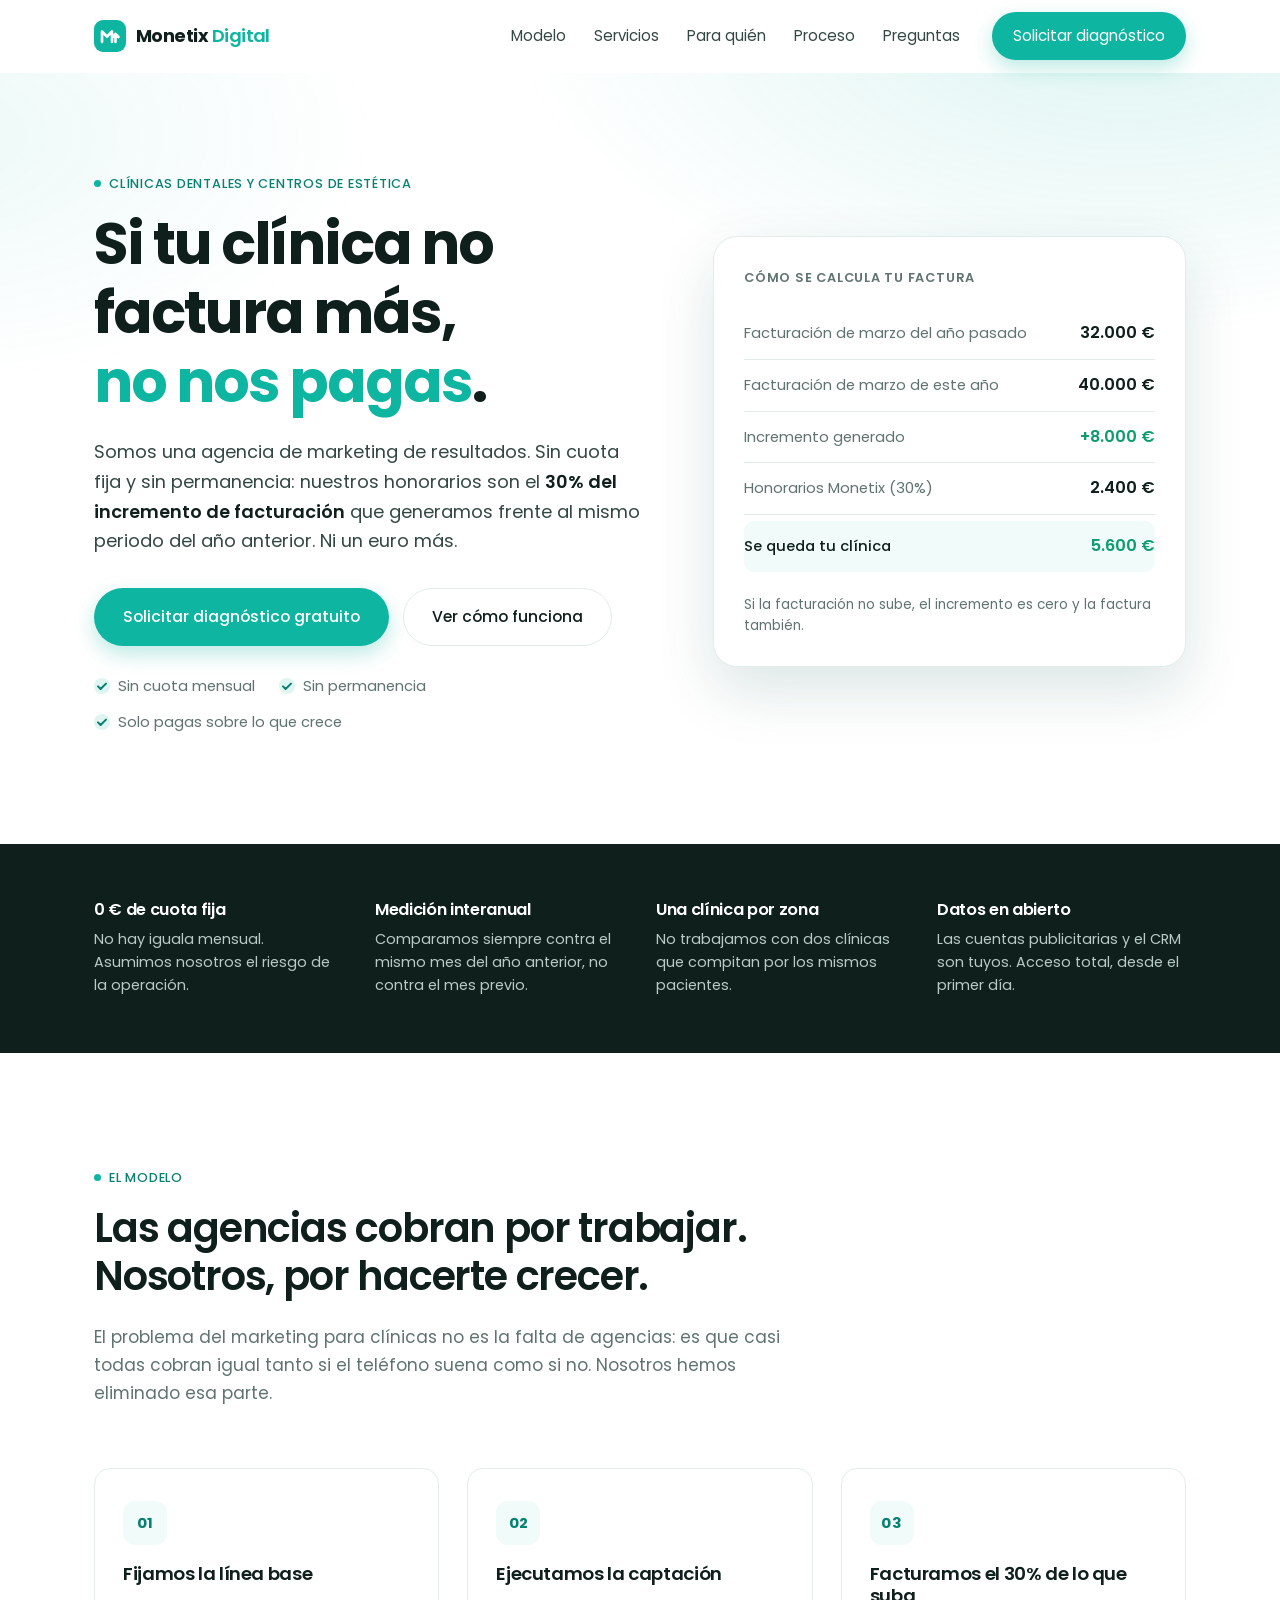
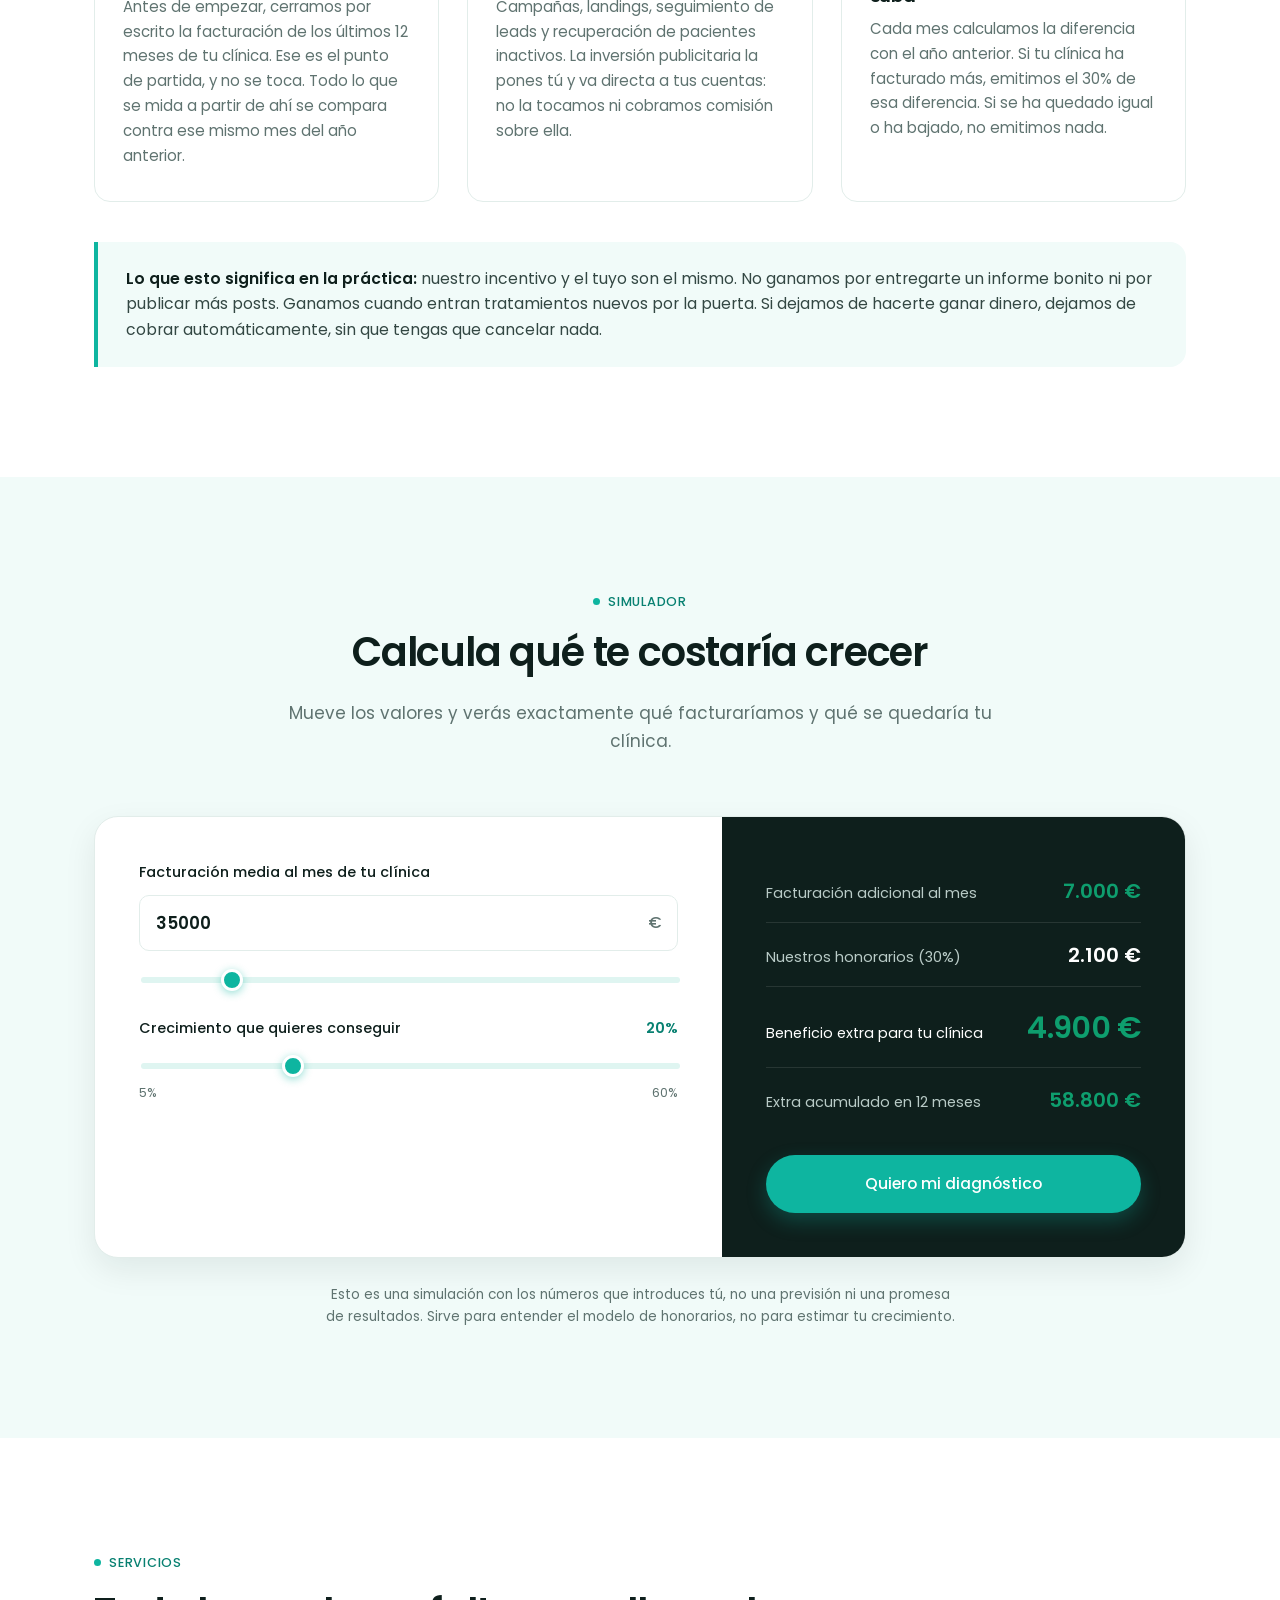
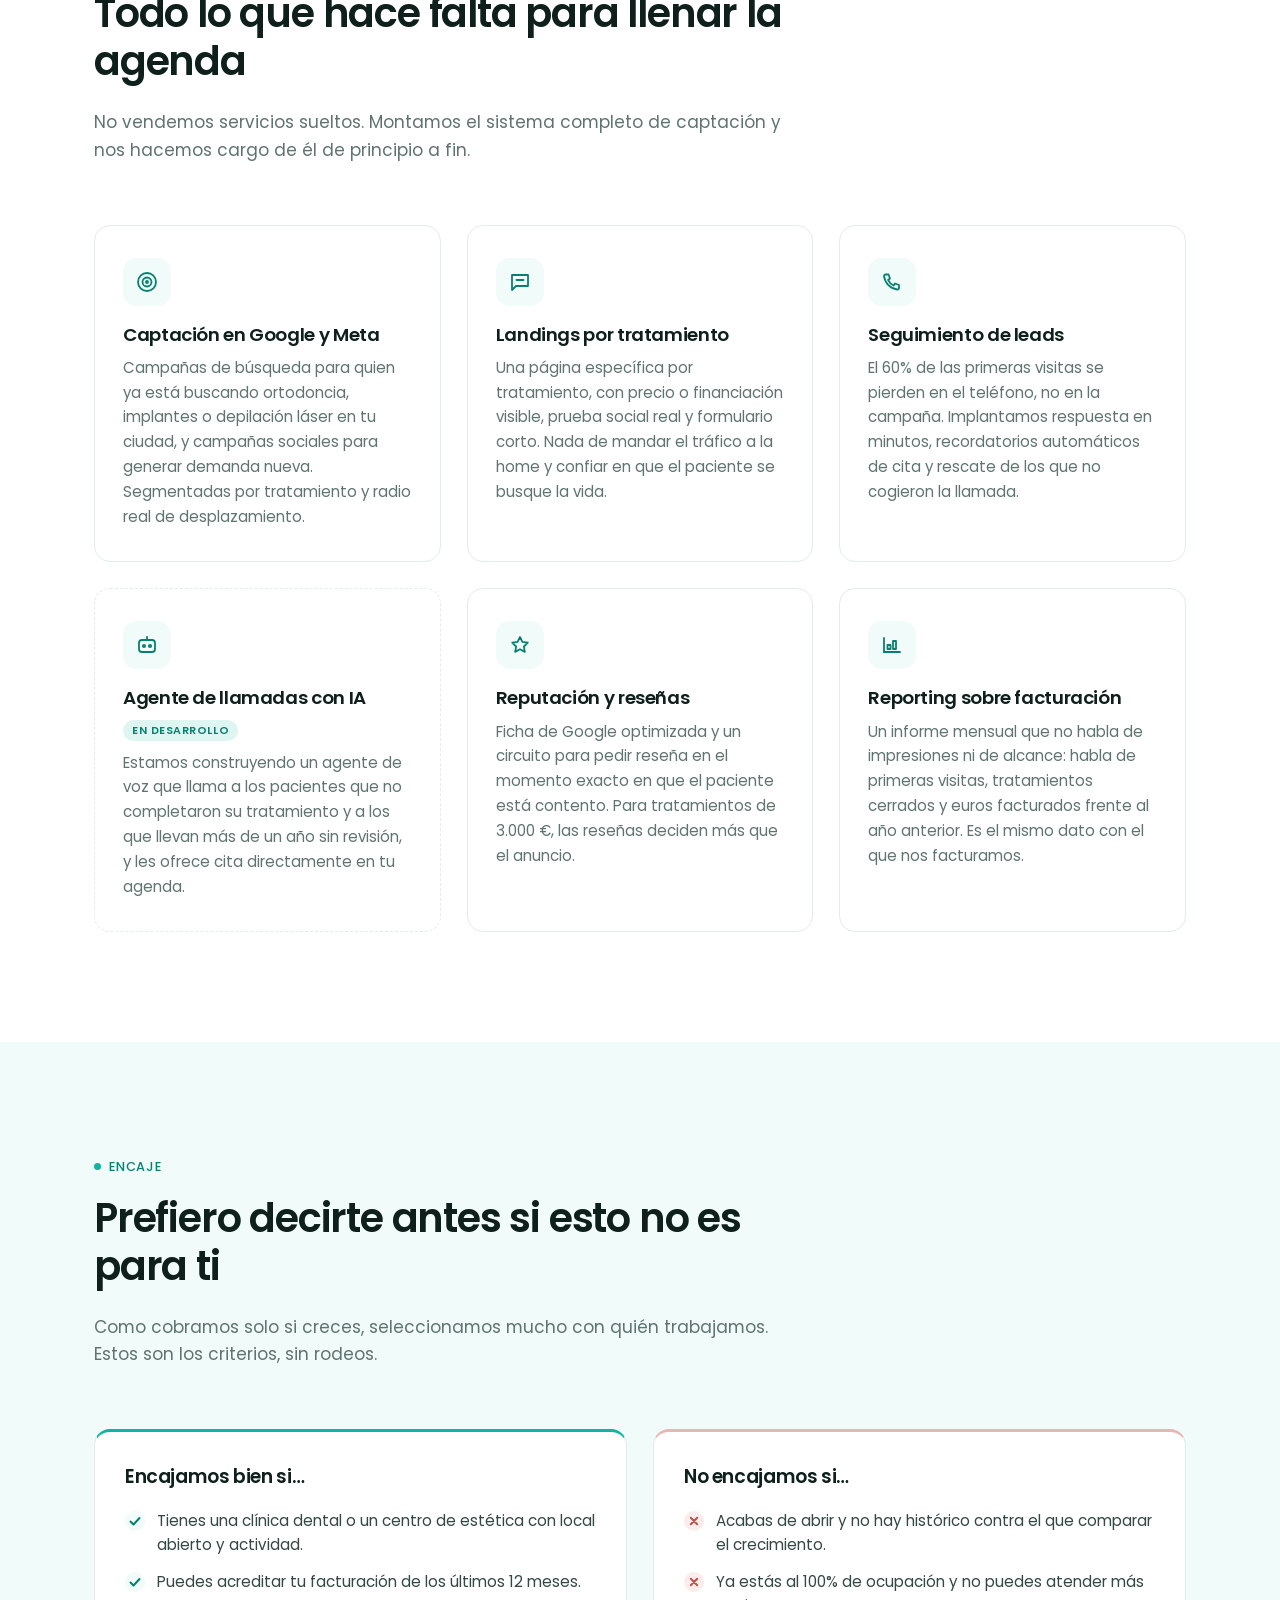
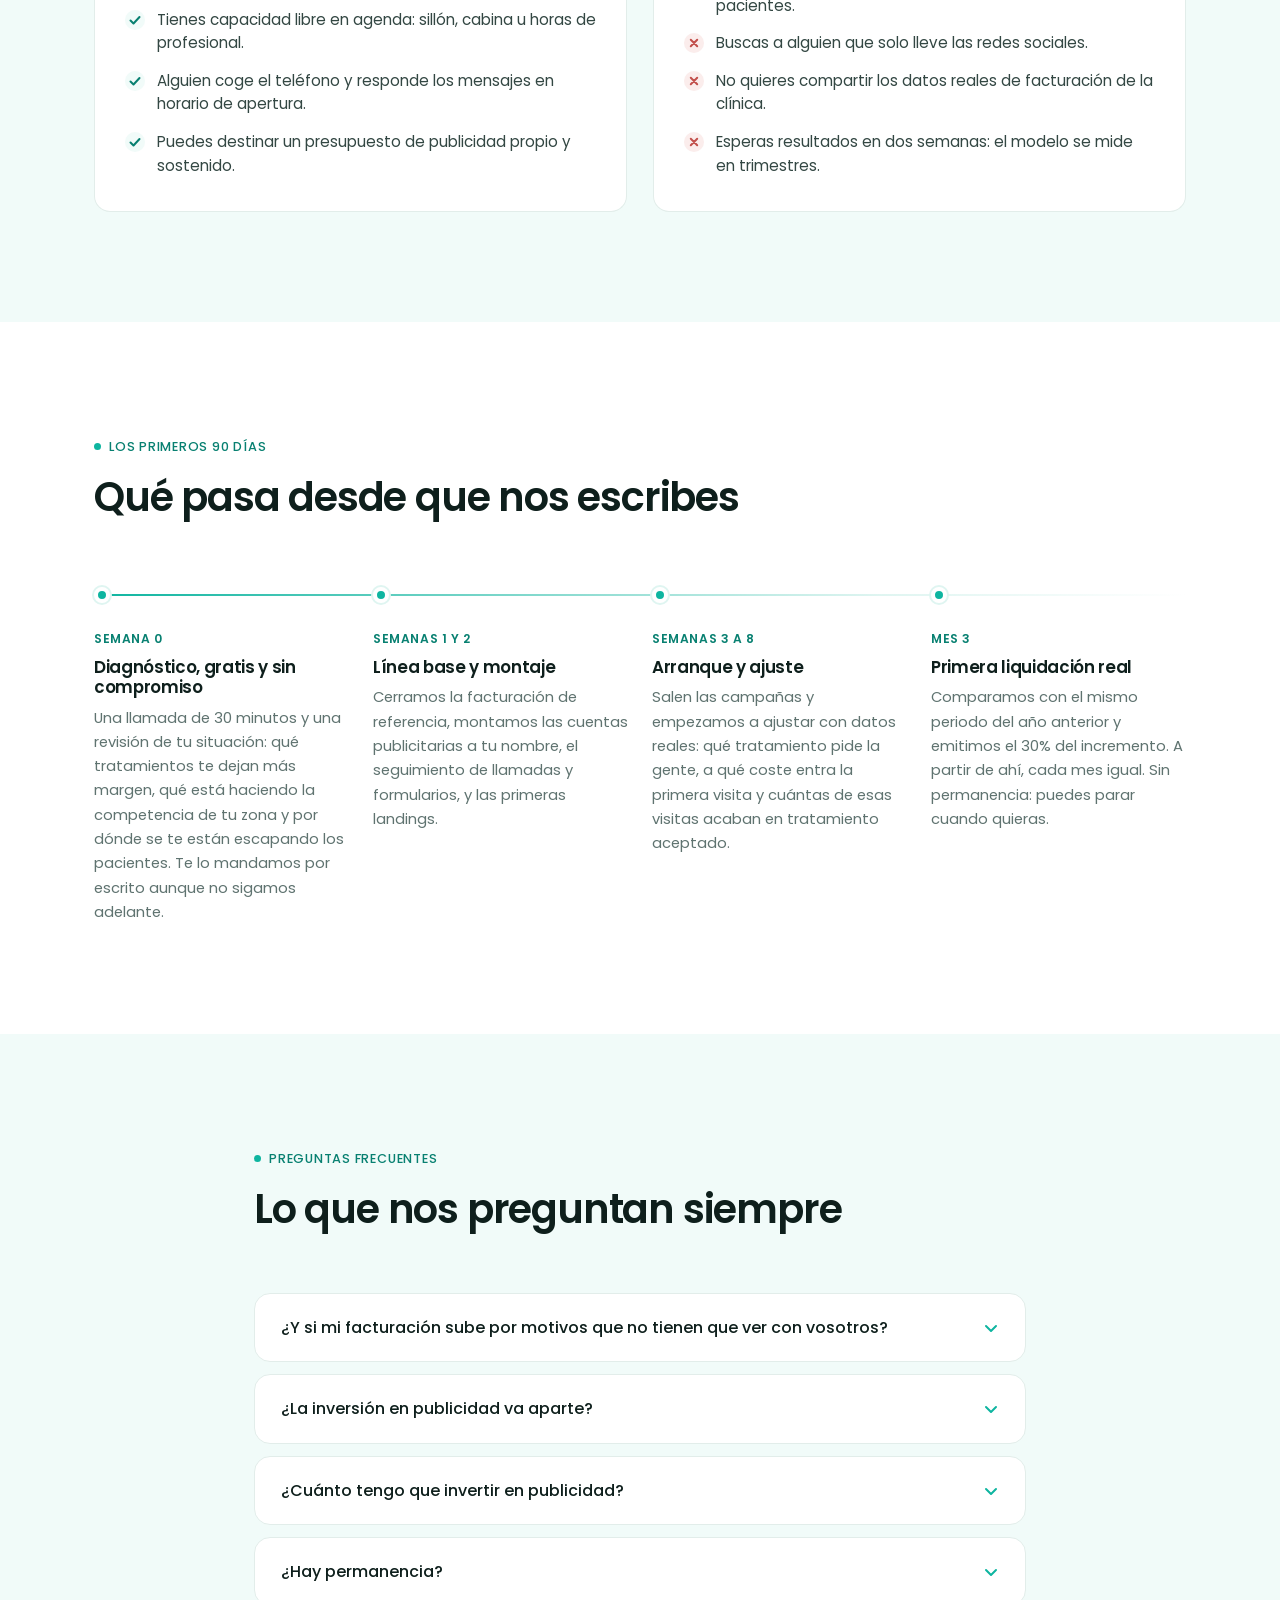
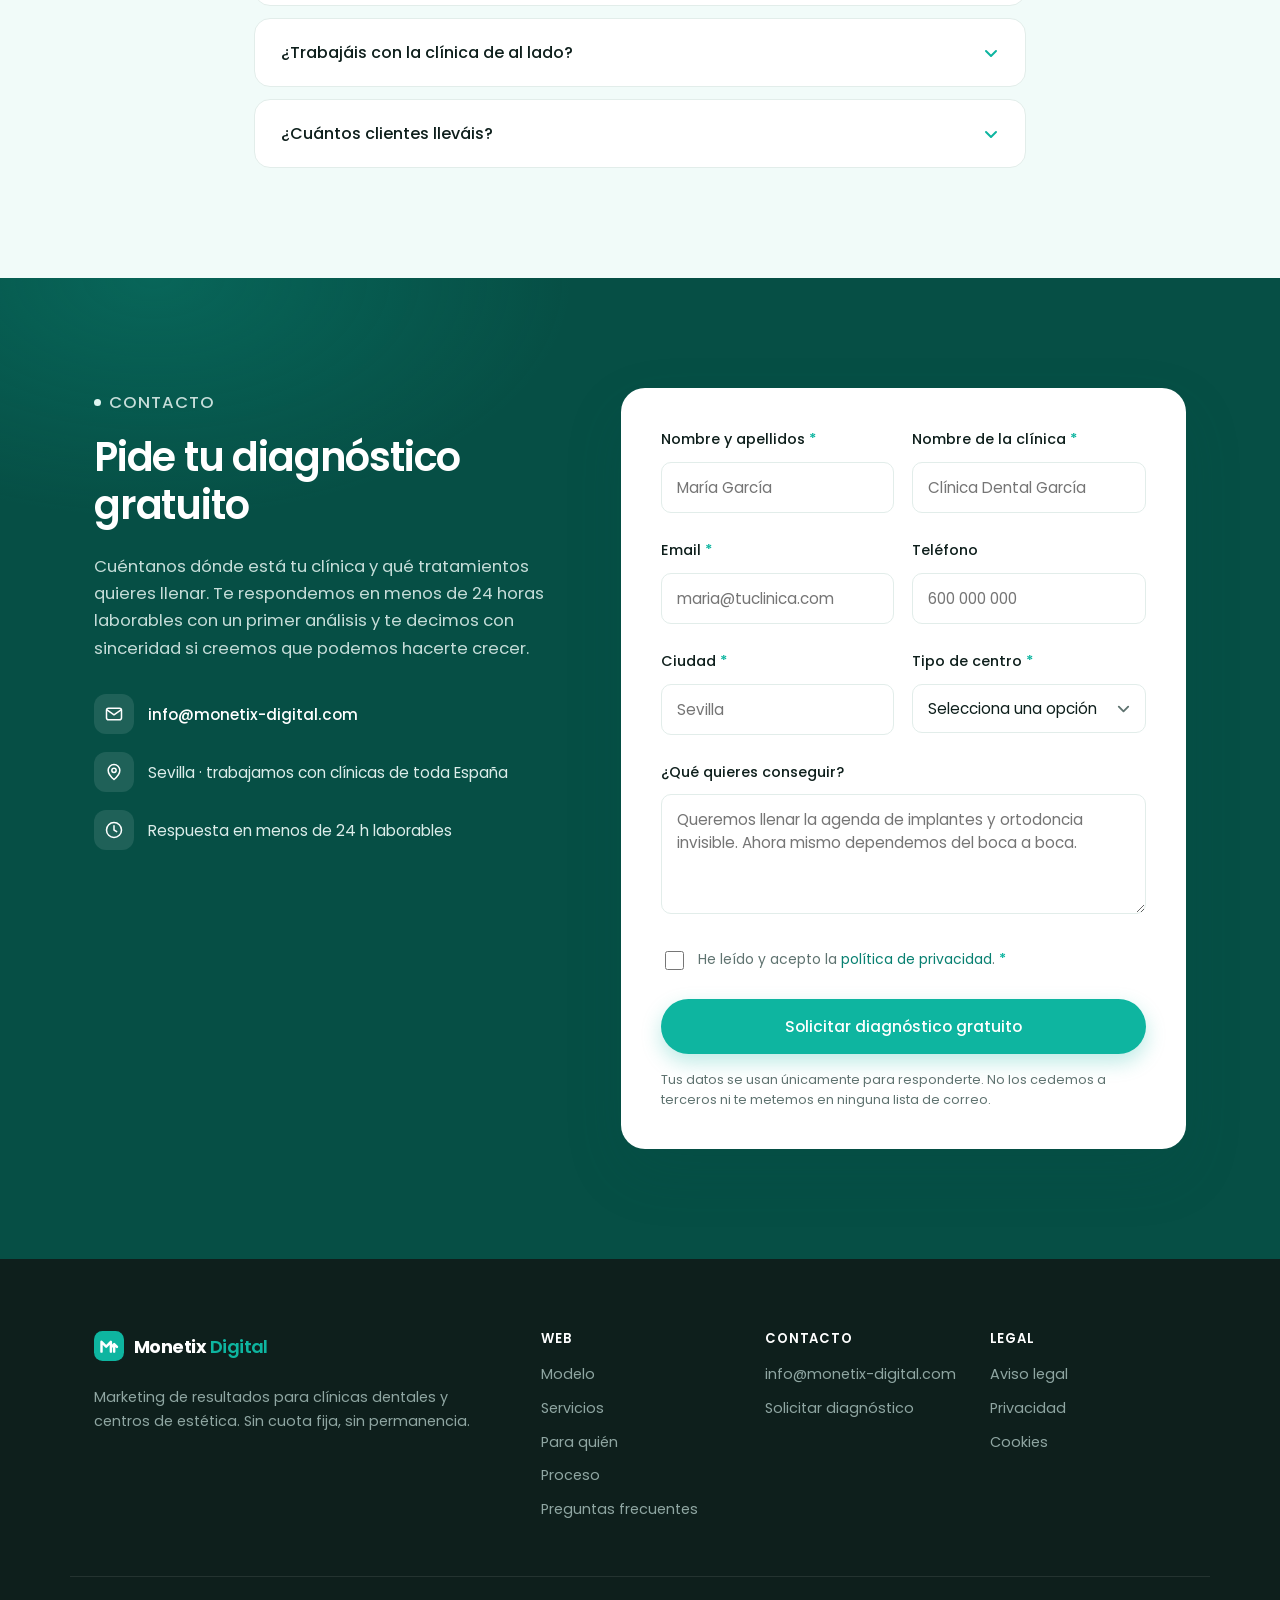
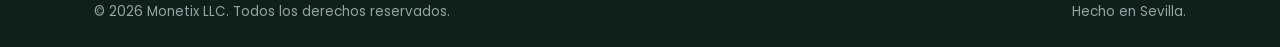
<file: index.html>
<!DOCTYPE html>
<html lang="es">
<head>
<meta charset="utf-8">
<meta name="viewport" content="width=device-width, initial-scale=1">
<title>Monetix Digital | Marketing de resultados para clínicas dentales y estética</title>
<meta name="description" content="Agencia de performance para clínicas dentales y centros de estética. Sin cuota fija y sin permanencia: cobramos el 30% del incremento de facturación que generamos. Si no creces, no pagas.">
<meta name="theme-color" content="#0EB5A0">
<link rel="canonical" href="https://monetix-digital.com/">
<link rel="icon" href="assets/img/favicon.svg" type="image/svg+xml">
<link rel="apple-touch-icon" href="assets/img/favicon.svg">

<meta property="og:type" content="website">
<meta property="og:locale" content="es_ES">
<meta property="og:site_name" content="Monetix Digital">
<meta property="og:title" content="Monetix Digital | Marketing de resultados para clínicas dentales y estética">
<meta property="og:description" content="Sin cuota fija y sin permanencia: cobramos el 30% del incremento de facturación que generamos. Si no creces, no pagas.">
<meta property="og:url" content="https://monetix-digital.com/">
<meta property="og:image" content="https://monetix-digital.com/assets/img/og-image.svg">
<meta name="twitter:card" content="summary_large_image">

<link rel="preload" href="assets/fonts/poppins-latin-400.woff2" as="font" type="font/woff2" crossorigin>
<link rel="preload" href="assets/fonts/poppins-latin-600.woff2" as="font" type="font/woff2" crossorigin>
<link rel="stylesheet" href="assets/css/fonts.css?v=2">
<link rel="stylesheet" href="assets/css/styles.css?v=2">

<script type="application/ld+json">
{
  "@context": "https://schema.org",
  "@type": "ProfessionalService",
  "name": "Monetix Digital",
  "legalName": "Monetix LLC",
  "description": "Agencia de marketing de resultados para clínicas dentales y centros de estética. Sin cuota fija: honorarios del 30% sobre el incremento de facturación interanual.",
  "url": "https://monetix-digital.com/",
  "email": "info@monetix-digital.com",
  "address": {
    "@type": "PostalAddress",
    "streetAddress": "412 W 7th St",
    "addressLocality": "Clovis",
    "addressRegion": "NM",
    "postalCode": "88101",
    "addressCountry": "US"
  },
  "areaServed": "ES",
  "serviceType": "Marketing de resultados para el sector salud y estética",
  "priceRange": "Sin cuota fija. 30% del incremento de facturación interanual."
}
</script>
</head>
<body>

<a class="skip-link" href="#contenido">Saltar al contenido</a>

<header class="header" id="header">
  <div class="container header__inner">
    <a class="logo" href="#inicio" aria-label="Monetix Digital, inicio">
      <span class="logo__mark" aria-hidden="true">
        <svg viewBox="0 0 32 32" width="32" height="32" role="presentation">
          <rect width="32" height="32" rx="9" fill="#0EB5A0"/>
          <path d="M8 22V11.5l5 5.2 5-5.2V22" stroke="#fff" stroke-width="2.6" stroke-linecap="round" stroke-linejoin="round" fill="none"/>
          <path d="M21.5 22V14m0 0 3 3m-3-3-3 3" stroke="#fff" stroke-width="2.6" stroke-linecap="round" stroke-linejoin="round" fill="none"/>
        </svg>
      </span>
      <span class="logo__text">Monetix<span> Digital</span></span>
    </a>

    <nav class="nav" id="nav" aria-label="Navegación principal">
      <a href="#modelo">Modelo</a>
      <a href="#servicios">Servicios</a>
      <a href="#para-quien">Para quién</a>
      <a href="#proceso">Proceso</a>
      <a href="#faq">Preguntas</a>
      <a class="btn btn--primary btn--sm nav__cta" href="#contacto">Solicitar diagnóstico</a>
    </nav>

    <button class="nav-toggle" id="navToggle" aria-expanded="false" aria-controls="nav" aria-label="Abrir menú">
      <span></span><span></span><span></span>
    </button>
  </div>
</header>

<main id="contenido">

  <!-- HERO -->
  <section class="hero" id="inicio">
    <div class="container hero__inner">
      <div class="hero__copy">
        <p class="eyebrow"><span class="dot"></span> Clínicas dentales y centros de estética</p>
        <h1>Si tu clínica no factura más, <span class="hl">no nos pagas</span>.</h1>
        <p class="lede">
          Somos una agencia de marketing de resultados. Sin cuota fija y sin permanencia:
          nuestros honorarios son el <strong>30% del incremento de facturación</strong> que
          generamos frente al mismo periodo del año anterior. Ni un euro más.
        </p>
        <div class="hero__actions">
          <a class="btn btn--primary" href="#contacto">Solicitar diagnóstico gratuito</a>
          <a class="btn btn--ghost" href="#modelo">Ver cómo funciona</a>
        </div>
        <ul class="hero__points">
          <li>Sin cuota mensual</li>
          <li>Sin permanencia</li>
          <li>Solo pagas sobre lo que crece</li>
        </ul>
      </div>

      <aside class="hero__card" aria-label="Ejemplo de cálculo de honorarios">
        <p class="hero__card-title">Cómo se calcula tu factura</p>
        <ul class="calc-rows">
          <li>
            <span>Facturación de marzo del año pasado</span>
            <strong>32.000 €</strong>
          </li>
          <li>
            <span>Facturación de marzo de este año</span>
            <strong>40.000 €</strong>
          </li>
          <li class="calc-rows__sum">
            <span>Incremento generado</span>
            <strong class="pos">+8.000 €</strong>
          </li>
          <li class="calc-rows__fee">
            <span>Honorarios Monetix (30%)</span>
            <strong>2.400 €</strong>
          </li>
          <li class="calc-rows__net">
            <span>Se queda tu clínica</span>
            <strong class="pos">5.600 €</strong>
          </li>
        </ul>
        <p class="hero__card-foot">
          Si la facturación no sube, el incremento es cero y la factura también.
        </p>
      </aside>
    </div>
  </section>

  <!-- BANDA DE VALOR -->
  <section class="strip" aria-label="Nuestros compromisos">
    <div class="container strip__grid">
      <div class="strip__item">
        <h3>0 € de cuota fija</h3>
        <p>No hay iguala mensual. Asumimos nosotros el riesgo de la operación.</p>
      </div>
      <div class="strip__item">
        <h3>Medición interanual</h3>
        <p>Comparamos siempre contra el mismo mes del año anterior, no contra el mes previo.</p>
      </div>
      <div class="strip__item">
        <h3>Una clínica por zona</h3>
        <p>No trabajamos con dos clínicas que compitan por los mismos pacientes.</p>
      </div>
      <div class="strip__item">
        <h3>Datos en abierto</h3>
        <p>Las cuentas publicitarias y el CRM son tuyos. Acceso total, desde el primer día.</p>
      </div>
    </div>
  </section>

  <!-- MODELO -->
  <section class="section" id="modelo">
    <div class="container">
      <div class="section__head">
        <p class="eyebrow"><span class="dot"></span> El modelo</p>
        <h2>Las agencias cobran por trabajar. Nosotros, por hacerte crecer.</h2>
        <p class="section__sub">
          El problema del marketing para clínicas no es la falta de agencias: es que casi todas
          cobran igual tanto si el teléfono suena como si no. Nosotros hemos eliminado esa parte.
        </p>
      </div>

      <ol class="steps">
        <li class="step">
          <span class="step__num">01</span>
          <h3>Fijamos la línea base</h3>
          <p>
            Antes de empezar, cerramos por escrito la facturación de los últimos 12 meses de tu
            clínica. Ese es el punto de partida, y no se toca. Todo lo que se mida a partir de ahí
            se compara contra ese mismo mes del año anterior.
          </p>
        </li>
        <li class="step">
          <span class="step__num">02</span>
          <h3>Ejecutamos la captación</h3>
          <p>
            Campañas, landings, seguimiento de leads y recuperación de pacientes inactivos.
            La inversión publicitaria la pones tú y va directa a tus cuentas: no la tocamos
            ni cobramos comisión sobre ella.
          </p>
        </li>
        <li class="step">
          <span class="step__num">03</span>
          <h3>Facturamos el 30% de lo que suba</h3>
          <p>
            Cada mes calculamos la diferencia con el año anterior. Si tu clínica ha facturado
            más, emitimos el 30% de esa diferencia. Si se ha quedado igual o ha bajado,
            no emitimos nada.
          </p>
        </li>
      </ol>

      <div class="note">
        <strong>Lo que esto significa en la práctica:</strong> nuestro incentivo y el tuyo son el mismo.
        No ganamos por entregarte un informe bonito ni por publicar más posts. Ganamos cuando entran
        tratamientos nuevos por la puerta. Si dejamos de hacerte ganar dinero, dejamos de cobrar
        automáticamente, sin que tengas que cancelar nada.
      </div>
    </div>
  </section>

  <!-- CALCULADORA -->
  <section class="section section--tint" id="calculadora">
    <div class="container">
      <div class="section__head section__head--center">
        <p class="eyebrow"><span class="dot"></span> Simulador</p>
        <h2>Calcula qué te costaría crecer</h2>
        <p class="section__sub">
          Mueve los valores y verás exactamente qué facturaríamos y qué se quedaría tu clínica.
        </p>
      </div>

      <div class="calc" id="calc">
        <div class="calc__controls">
          <div class="field">
            <label for="facturacion">Facturación media al mes de tu clínica</label>
            <div class="input-money">
              <input type="number" id="facturacion" value="35000" min="1000" max="500000" step="1000" inputmode="numeric">
              <span>€</span>
            </div>
            <input type="range" id="facturacionRange" value="35000" min="5000" max="200000" step="1000" aria-label="Facturación mensual con deslizador">
          </div>

          <div class="field">
            <label for="crecimiento">Crecimiento que quieres conseguir <output id="crecimientoOut">20%</output></label>
            <input type="range" id="crecimiento" value="20" min="5" max="60" step="1">
            <div class="range-scale"><span>5%</span><span>60%</span></div>
          </div>
        </div>

        <div class="calc__result" aria-live="polite">
          <div class="calc__result-row">
            <span>Facturación adicional al mes</span>
            <strong id="outIncremento" class="pos">7.000 €</strong>
          </div>
          <div class="calc__result-row">
            <span>Nuestros honorarios (30%)</span>
            <strong id="outFee">2.100 €</strong>
          </div>
          <div class="calc__result-row calc__result-row--main">
            <span>Beneficio extra para tu clínica</span>
            <strong id="outNeto" class="pos">4.900 €</strong>
          </div>
          <div class="calc__result-row calc__result-row--year">
            <span>Extra acumulado en 12 meses</span>
            <strong id="outAnual" class="pos">58.800 €</strong>
          </div>
          <a class="btn btn--primary btn--block" href="#contacto">Quiero mi diagnóstico</a>
        </div>
      </div>

      <p class="disclaimer">
        Esto es una simulación con los números que introduces tú, no una previsión ni una promesa
        de resultados. Sirve para entender el modelo de honorarios, no para estimar tu crecimiento.
      </p>
    </div>
  </section>

  <!-- SERVICIOS -->
  <section class="section" id="servicios">
    <div class="container">
      <div class="section__head">
        <p class="eyebrow"><span class="dot"></span> Servicios</p>
        <h2>Todo lo que hace falta para llenar la agenda</h2>
        <p class="section__sub">
          No vendemos servicios sueltos. Montamos el sistema completo de captación y nos hacemos
          cargo de él de principio a fin.
        </p>
      </div>

      <div class="cards">
        <article class="card">
          <span class="card__icon" aria-hidden="true">
            <svg viewBox="0 0 24 24" fill="none" stroke="currentColor" stroke-width="1.8" stroke-linecap="round" stroke-linejoin="round"><circle cx="12" cy="12" r="9"/><circle cx="12" cy="12" r="4.5"/><circle cx="12" cy="12" r="1"/></svg>
          </span>
          <h3>Captación en Google y Meta</h3>
          <p>
            Campañas de búsqueda para quien ya está buscando ortodoncia, implantes o depilación
            láser en tu ciudad, y campañas sociales para generar demanda nueva. Segmentadas por
            tratamiento y radio real de desplazamiento.
          </p>
        </article>

        <article class="card">
          <span class="card__icon" aria-hidden="true">
            <svg viewBox="0 0 24 24" fill="none" stroke="currentColor" stroke-width="1.8" stroke-linecap="round" stroke-linejoin="round"><path d="M4 5h16v11H8l-4 4z"/><path d="M8.5 10h7"/></svg>
          </span>
          <h3>Landings por tratamiento</h3>
          <p>
            Una página específica por tratamiento, con precio o financiación visible, prueba
            social real y formulario corto. Nada de mandar el tráfico a la home y confiar en
            que el paciente se busque la vida.
          </p>
        </article>

        <article class="card">
          <span class="card__icon" aria-hidden="true">
            <svg viewBox="0 0 24 24" fill="none" stroke="currentColor" stroke-width="1.8" stroke-linecap="round" stroke-linejoin="round"><path d="M5.5 4.5h3l1.5 4-2 1.4a12 12 0 0 0 5.6 5.6l1.4-2 4 1.5v3a1.5 1.5 0 0 1-1.7 1.5A15.5 15.5 0 0 1 4 6.2 1.5 1.5 0 0 1 5.5 4.5z"/></svg>
          </span>
          <h3>Seguimiento de leads</h3>
          <p>
            El 60% de las primeras visitas se pierden en el teléfono, no en la campaña.
            Implantamos respuesta en minutos, recordatorios automáticos de cita y rescate
            de los que no cogieron la llamada.
          </p>
        </article>

        <article class="card card--soon">
          <span class="card__icon" aria-hidden="true">
            <svg viewBox="0 0 24 24" fill="none" stroke="currentColor" stroke-width="1.8" stroke-linecap="round" stroke-linejoin="round"><rect x="4" y="7" width="16" height="12" rx="3"/><path d="M12 7V4"/><circle cx="9" cy="13" r="1.2"/><circle cx="15" cy="13" r="1.2"/></svg>
          </span>
          <h3>Agente de llamadas con IA <span class="tag">En desarrollo</span></h3>
          <p>
            Estamos construyendo un agente de voz que llama a los pacientes que no completaron
            su tratamiento y a los que llevan más de un año sin revisión, y les ofrece cita
            directamente en tu agenda.
          </p>
        </article>

        <article class="card">
          <span class="card__icon" aria-hidden="true">
            <svg viewBox="0 0 24 24" fill="none" stroke="currentColor" stroke-width="1.8" stroke-linecap="round" stroke-linejoin="round"><path d="m12 4 2.4 4.9 5.4.8-3.9 3.8.9 5.4-4.8-2.6-4.8 2.6.9-5.4L4.2 9.7l5.4-.8z"/></svg>
          </span>
          <h3>Reputación y reseñas</h3>
          <p>
            Ficha de Google optimizada y un circuito para pedir reseña en el momento exacto en
            que el paciente está contento. Para tratamientos de 3.000 €, las reseñas deciden
            más que el anuncio.
          </p>
        </article>

        <article class="card">
          <span class="card__icon" aria-hidden="true">
            <svg viewBox="0 0 24 24" fill="none" stroke="currentColor" stroke-width="1.8" stroke-linecap="round" stroke-linejoin="round"><path d="M4 19V5"/><path d="M4 19h16"/><rect x="7.5" y="12" width="3" height="4"/><rect x="13" y="8" width="3" height="8"/></svg>
          </span>
          <h3>Reporting sobre facturación</h3>
          <p>
            Un informe mensual que no habla de impresiones ni de alcance: habla de primeras
            visitas, tratamientos cerrados y euros facturados frente al año anterior. Es el
            mismo dato con el que nos facturamos.
          </p>
        </article>
      </div>
    </div>
  </section>

  <!-- PARA QUIEN -->
  <section class="section section--tint" id="para-quien">
    <div class="container">
      <div class="section__head">
        <p class="eyebrow"><span class="dot"></span> Encaje</p>
        <h2>Prefiero decirte antes si esto no es para ti</h2>
        <p class="section__sub">
          Como cobramos solo si creces, seleccionamos mucho con quién trabajamos. Estos son
          los criterios, sin rodeos.
        </p>
      </div>

      <div class="fit">
        <div class="fit__col fit__col--yes">
          <h3>Encajamos bien si…</h3>
          <ul>
            <li>Tienes una clínica dental o un centro de estética con local abierto y actividad.</li>
            <li>Puedes acreditar tu facturación de los últimos 12 meses.</li>
            <li>Tienes capacidad libre en agenda: sillón, cabina u horas de profesional.</li>
            <li>Alguien coge el teléfono y responde los mensajes en horario de apertura.</li>
            <li>Puedes destinar un presupuesto de publicidad propio y sostenido.</li>
          </ul>
        </div>
        <div class="fit__col fit__col--no">
          <h3>No encajamos si…</h3>
          <ul>
            <li>Acabas de abrir y no hay histórico contra el que comparar el crecimiento.</li>
            <li>Ya estás al 100% de ocupación y no puedes atender más pacientes.</li>
            <li>Buscas a alguien que solo lleve las redes sociales.</li>
            <li>No quieres compartir los datos reales de facturación de la clínica.</li>
            <li>Esperas resultados en dos semanas: el modelo se mide en trimestres.</li>
          </ul>
        </div>
      </div>
    </div>
  </section>

  <!-- PROCESO -->
  <section class="section" id="proceso">
    <div class="container">
      <div class="section__head">
        <p class="eyebrow"><span class="dot"></span> Los primeros 90 días</p>
        <h2>Qué pasa desde que nos escribes</h2>
      </div>

      <div class="timeline">
        <div class="tl">
          <span class="tl__tag">Semana 0</span>
          <h3>Diagnóstico, gratis y sin compromiso</h3>
          <p>
            Una llamada de 30 minutos y una revisión de tu situación: qué tratamientos te dejan
            más margen, qué está haciendo la competencia de tu zona y por dónde se te están
            escapando los pacientes. Te lo mandamos por escrito aunque no sigamos adelante.
          </p>
        </div>
        <div class="tl">
          <span class="tl__tag">Semanas 1 y 2</span>
          <h3>Línea base y montaje</h3>
          <p>
            Cerramos la facturación de referencia, montamos las cuentas publicitarias a tu
            nombre, el seguimiento de llamadas y formularios, y las primeras landings.
          </p>
        </div>
        <div class="tl">
          <span class="tl__tag">Semanas 3 a 8</span>
          <h3>Arranque y ajuste</h3>
          <p>
            Salen las campañas y empezamos a ajustar con datos reales: qué tratamiento pide la
            gente, a qué coste entra la primera visita y cuántas de esas visitas acaban en
            tratamiento aceptado.
          </p>
        </div>
        <div class="tl">
          <span class="tl__tag">Mes 3</span>
          <h3>Primera liquidación real</h3>
          <p>
            Comparamos con el mismo periodo del año anterior y emitimos el 30% del incremento.
            A partir de ahí, cada mes igual. Sin permanencia: puedes parar cuando quieras.
          </p>
        </div>
      </div>
    </div>
  </section>

  <!-- FAQ -->
  <section class="section section--tint" id="faq">
    <div class="container container--narrow">
      <div class="section__head">
        <p class="eyebrow"><span class="dot"></span> Preguntas frecuentes</p>
        <h2>Lo que nos preguntan siempre</h2>
      </div>

      <div class="faq">
        <details>
          <summary>¿Y si mi facturación sube por motivos que no tienen que ver con vosotros?</summary>
          <p>
            Es la pregunta justa. Por eso la línea base se fija por escrito antes de empezar y se
            revisa la estacionalidad de tu clínica. Si hay un factor externo evidente —abres una
            segunda consulta, cierra la clínica de enfrente, entras en una aseguradora nueva— se
            descuenta del cálculo. Lo pactamos en el contrato, no al final del mes.
          </p>
        </details>
        <details>
          <summary>¿La inversión en publicidad va aparte?</summary>
          <p>
            Sí. El presupuesto de anuncios lo pones tú y se paga directamente desde tus cuentas
            de Google y Meta, a tu nombre. No pasa por nosotros y no cobramos ningún porcentaje
            sobre él. Nuestros honorarios son única y exclusivamente ese 30% del incremento.
          </p>
        </details>
        <details>
          <summary>¿Cuánto tengo que invertir en publicidad?</summary>
          <p>
            Depende de tu ciudad y de los tratamientos que quieras potenciar, pero por debajo de
            cierto umbral no hay datos suficientes para optimizar y el modelo no funciona para
            ninguna de las dos partes. En el diagnóstico te damos una cifra concreta para tu caso
            antes de que te comprometas a nada.
          </p>
        </details>
        <details>
          <summary>¿Hay permanencia?</summary>
          <p>
            No. Puedes dejarlo cuando quieras avisando con 30 días, y te llevas las cuentas, las
            landings y los datos, porque siempre han estado a tu nombre. El modelo se sostiene
            porque nos interesa que te quedes por resultados, no por contrato.
          </p>
        </details>
        <details>
          <summary>¿Trabajáis con la clínica de al lado?</summary>
          <p>
            No. Trabajamos con una única clínica por zona de influencia. Si ya tenemos un cliente
            que compite por tus mismos pacientes, te lo decimos en la primera llamada.
          </p>
        </details>
        <details>
          <summary>¿Cuántos clientes lleváis?</summary>
          <p>
            Monetix Digital es un proyecto joven y estamos incorporando ahora las primeras
            clínicas. Preferimos decirlo claro antes que enseñarte logos prestados: lo que
            ponemos encima de la mesa es un modelo en el que no cobramos si no funcionamos, y
            plazas limitadas por zona mientras la cartera es pequeña.
          </p>
        </details>
      </div>
    </div>
  </section>

  <!-- CONTACTO -->
  <section class="section section--contact" id="contacto">
    <div class="container contact">
      <div class="contact__copy">
        <p class="eyebrow eyebrow--light"><span class="dot"></span> Contacto</p>
        <h2>Pide tu diagnóstico gratuito</h2>
        <p>
          Cuéntanos dónde está tu clínica y qué tratamientos quieres llenar. Te respondemos en
          menos de 24 horas laborables con un primer análisis y te decimos con sinceridad si
          creemos que podemos hacerte crecer.
        </p>
        <ul class="contact__list">
          <li>
            <span aria-hidden="true">
              <svg viewBox="0 0 24 24" fill="none" stroke="currentColor" stroke-width="1.8" stroke-linecap="round" stroke-linejoin="round"><rect x="3" y="5" width="18" height="14" rx="2.5"/><path d="m3.5 7 8.5 6 8.5-6"/></svg>
            </span>
            <a href="mailto:info@monetix-digital.com">info@monetix-digital.com</a>
          </li>
          <li>
            <span aria-hidden="true">
              <svg viewBox="0 0 24 24" fill="none" stroke="currentColor" stroke-width="1.8" stroke-linecap="round" stroke-linejoin="round"><path d="M12 21s7-5.6 7-11a7 7 0 1 0-14 0c0 5.4 7 11 7 11z"/><circle cx="12" cy="10" r="2.6"/></svg>
            </span>
            Sevilla · trabajamos con clínicas de toda España
          </li>
          <li>
            <span aria-hidden="true">
              <svg viewBox="0 0 24 24" fill="none" stroke="currentColor" stroke-width="1.8" stroke-linecap="round" stroke-linejoin="round"><circle cx="12" cy="12" r="9"/><path d="M12 7v5l3.2 2"/></svg>
            </span>
            Respuesta en menos de 24 h laborables
          </li>
        </ul>
      </div>

      <div class="contact__form-wrap">
        <form class="form" id="contactForm" method="post" action="api/contacto.php" novalidate>
          <div class="form__row">
            <div class="field">
              <label for="nombre">Nombre y apellidos <span class="req">*</span></label>
              <input type="text" id="nombre" name="nombre" required autocomplete="name" placeholder="María García">
            </div>
            <div class="field">
              <label for="clinica">Nombre de la clínica <span class="req">*</span></label>
              <input type="text" id="clinica" name="clinica" required autocomplete="organization" placeholder="Clínica Dental García">
            </div>
          </div>

          <div class="form__row">
            <div class="field">
              <label for="email">Email <span class="req">*</span></label>
              <input type="email" id="email" name="email" required autocomplete="email" placeholder="maria@tuclinica.com">
            </div>
            <div class="field">
              <label for="telefono">Teléfono</label>
              <input type="tel" id="telefono" name="telefono" autocomplete="tel" placeholder="600 000 000">
            </div>
          </div>

          <div class="form__row">
            <div class="field">
              <label for="ciudad">Ciudad <span class="req">*</span></label>
              <input type="text" id="ciudad" name="ciudad" required placeholder="Sevilla">
            </div>
            <div class="field">
              <label for="sector">Tipo de centro <span class="req">*</span></label>
              <select id="sector" name="sector" required>
                <option value="">Selecciona una opción</option>
                <option value="Clínica dental">Clínica dental</option>
                <option value="Centro de estética">Centro de estética</option>
                <option value="Medicina estética">Medicina estética</option>
                <option value="Otro">Otro</option>
              </select>
            </div>
          </div>

          <div class="field">
            <label for="mensaje">¿Qué quieres conseguir?</label>
            <textarea id="mensaje" name="mensaje" rows="4" placeholder="Queremos llenar la agenda de implantes y ortodoncia invisible. Ahora mismo dependemos del boca a boca."></textarea>
          </div>

          <!-- Trampa antispam: invisible para personas -->
          <div class="hp" aria-hidden="true">
            <label for="web">No rellenar este campo</label>
            <input type="text" id="web" name="web" tabindex="-1" autocomplete="off">
          </div>

          <div class="field field--check">
            <input type="checkbox" id="privacidad" name="privacidad" required>
            <label for="privacidad">
              He leído y acepto la <a href="/privacidad" target="_blank" rel="noopener">política de privacidad</a>. <span class="req">*</span>
            </label>
          </div>

          <button type="submit" class="btn btn--primary btn--block" id="submitBtn">Solicitar diagnóstico gratuito</button>
          <p class="form__status" id="formStatus" role="status" aria-live="polite"></p>
          <p class="form__legal">
            Tus datos se usan únicamente para responderte. No los cedemos a terceros ni te
            metemos en ninguna lista de correo.
          </p>
        </form>
      </div>
    </div>
  </section>

</main>

<footer class="footer">
  <div class="container footer__inner">
    <div class="footer__brand">
      <a class="logo logo--footer" href="#inicio">
        <span class="logo__mark" aria-hidden="true">
          <svg viewBox="0 0 32 32" width="30" height="30" role="presentation">
            <rect width="32" height="32" rx="9" fill="#0EB5A0"/>
            <path d="M8 22V11.5l5 5.2 5-5.2V22" stroke="#fff" stroke-width="2.6" stroke-linecap="round" stroke-linejoin="round" fill="none"/>
            <path d="M21.5 22V14m0 0 3 3m-3-3-3 3" stroke="#fff" stroke-width="2.6" stroke-linecap="round" stroke-linejoin="round" fill="none"/>
          </svg>
        </span>
        <span class="logo__text">Monetix<span> Digital</span></span>
      </a>
      <p>
        Marketing de resultados para clínicas dentales y centros de estética.
        Sin cuota fija, sin permanencia.
      </p>
    </div>

    <nav class="footer__nav" aria-label="Enlaces del pie">
      <div>
        <h4>Web</h4>
        <a href="#modelo">Modelo</a>
        <a href="#servicios">Servicios</a>
        <a href="#para-quien">Para quién</a>
        <a href="#proceso">Proceso</a>
        <a href="#faq">Preguntas frecuentes</a>
      </div>
      <div>
        <h4>Contacto</h4>
        <a href="mailto:info@monetix-digital.com">info@monetix-digital.com</a>
        <a href="#contacto">Solicitar diagnóstico</a>
      </div>
      <div>
        <h4>Legal</h4>
        <a href="/aviso-legal">Aviso legal</a>
        <a href="/privacidad">Privacidad</a>
        <a href="/cookies">Cookies</a>
      </div>
    </nav>
  </div>
  <div class="container footer__bottom">
    <p>&copy; <span id="year">2026</span> Monetix LLC. Todos los derechos reservados.</p>
    <p>Hecho en Sevilla.</p>
  </div>
</footer>

<script src="assets/js/main.js?v=2" defer></script>
</body>
</html>
</file>
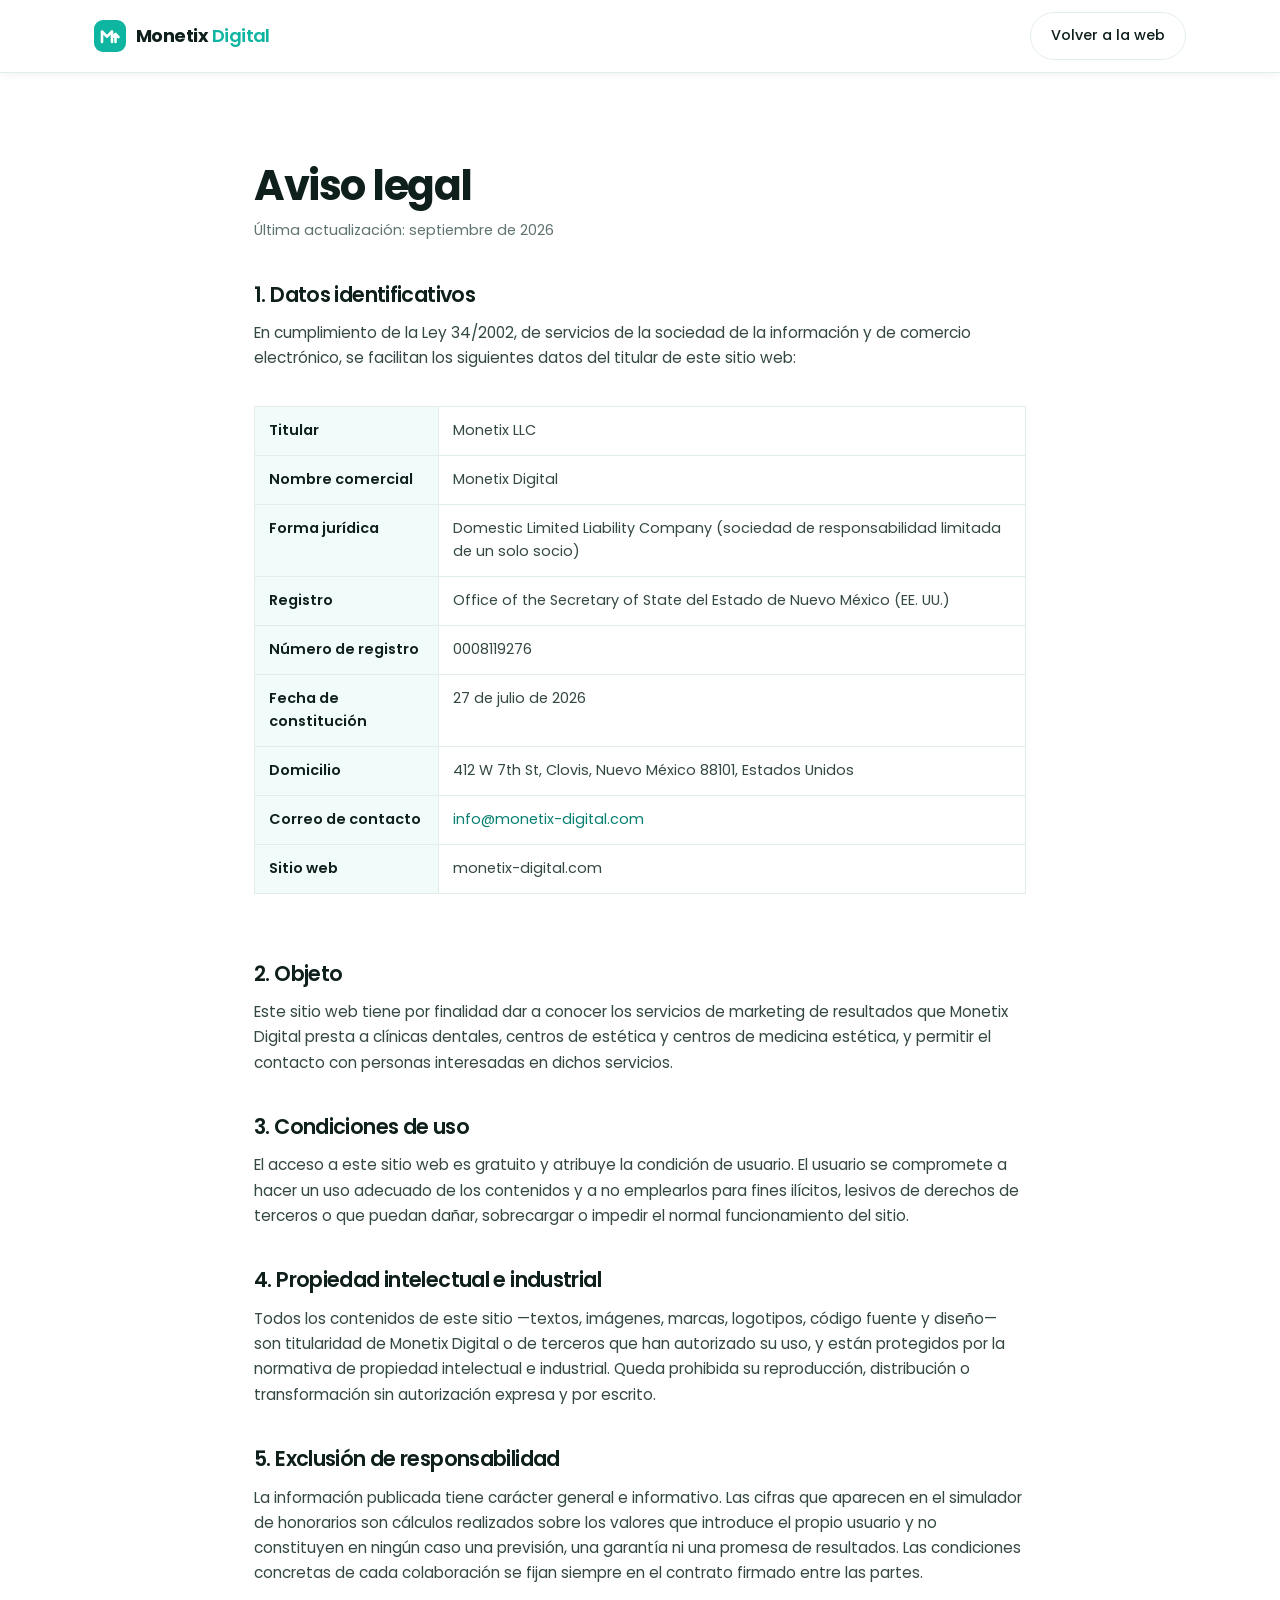
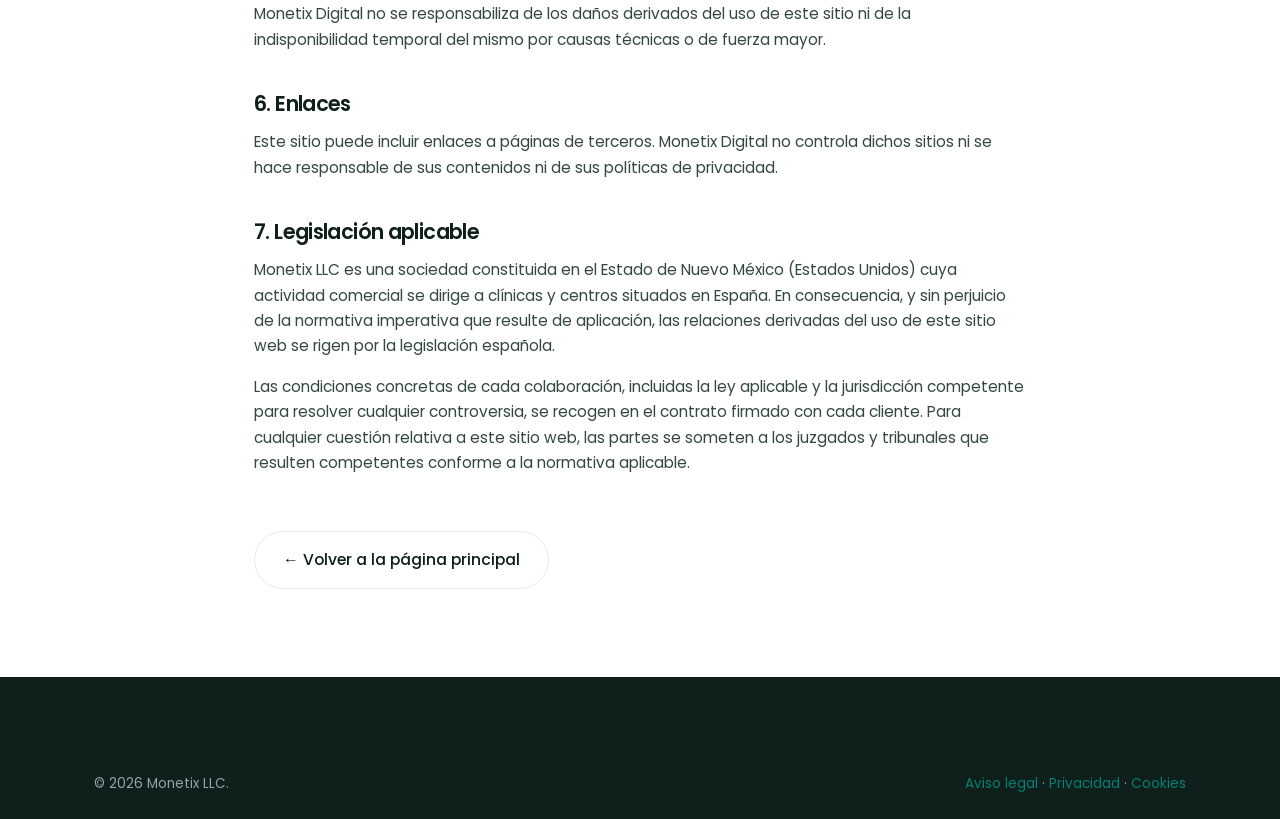
<file: aviso-legal.html>
<!DOCTYPE html>
<html lang="es">
<head>
<meta charset="utf-8">
<meta name="viewport" content="width=device-width, initial-scale=1">
<title>Aviso legal | Monetix Digital</title>
<meta name="description" content="Aviso legal e información societaria de Monetix Digital.">
<meta name="robots" content="noindex, follow">
<meta name="theme-color" content="#0EB5A0">
<link rel="icon" href="assets/img/favicon.svg" type="image/svg+xml">
<link rel="preload" href="assets/fonts/poppins-latin-400.woff2" as="font" type="font/woff2" crossorigin>
<link rel="preload" href="assets/fonts/poppins-latin-600.woff2" as="font" type="font/woff2" crossorigin>
<link rel="stylesheet" href="assets/css/fonts.css?v=2">
<link rel="stylesheet" href="assets/css/styles.css?v=2">
</head>
<body>

<header class="header is-stuck">
  <div class="container header__inner">
    <a class="logo" href="/" aria-label="Monetix Digital, inicio">
      <span class="logo__mark" aria-hidden="true">
        <svg viewBox="0 0 32 32" width="32" height="32" role="presentation">
          <rect width="32" height="32" rx="9" fill="#0EB5A0"/>
          <path d="M8 22V11.5l5 5.2 5-5.2V22" stroke="#fff" stroke-width="2.6" stroke-linecap="round" stroke-linejoin="round" fill="none"/>
          <path d="M21.5 22V14m0 0 3 3m-3-3-3 3" stroke="#fff" stroke-width="2.6" stroke-linecap="round" stroke-linejoin="round" fill="none"/>
        </svg>
      </span>
      <span class="logo__text">Monetix<span> Digital</span></span>
    </a>
    <a class="btn btn--ghost btn--sm" href="/">Volver a la web</a>
  </div>
</header>

<main class="legal">
  <div class="container container--narrow">

    <h1>Aviso legal</h1>
    <p class="legal__date">Última actualización: septiembre de 2026</p>

    <h2>1. Datos identificativos</h2>
    <p>
      En cumplimiento de la Ley 34/2002, de servicios de la sociedad de la información y de
      comercio electrónico, se facilitan los siguientes datos del titular de este sitio web:
    </p>
    <div class="table-wrap">
      <table>
        <tr><th>Titular</th><td>Monetix LLC</td></tr>
        <tr><th>Nombre comercial</th><td>Monetix Digital</td></tr>
        <tr><th>Forma jurídica</th><td>Domestic Limited Liability Company (sociedad de responsabilidad limitada de un solo socio)</td></tr>
        <tr><th>Registro</th><td>Office of the Secretary of State del Estado de Nuevo México (EE.&nbsp;UU.)</td></tr>
        <tr><th>Número de registro</th><td>0008119276</td></tr>
        <tr><th>Fecha de constitución</th><td>27 de julio de 2026</td></tr>
        <tr><th>Domicilio</th><td>412 W 7th St, Clovis, Nuevo México 88101, Estados Unidos</td></tr>
        <tr><th>Correo de contacto</th><td><a href="mailto:info@monetix-digital.com">info@monetix-digital.com</a></td></tr>
        <tr><th>Sitio web</th><td>monetix-digital.com</td></tr>
      </table>
    </div>

    <h2>2. Objeto</h2>
    <p>
      Este sitio web tiene por finalidad dar a conocer los servicios de marketing de resultados
      que Monetix Digital presta a clínicas dentales, centros de estética y centros de medicina
      estética, y permitir el contacto con personas interesadas en dichos servicios.
    </p>

    <h2>3. Condiciones de uso</h2>
    <p>
      El acceso a este sitio web es gratuito y atribuye la condición de usuario. El usuario se
      compromete a hacer un uso adecuado de los contenidos y a no emplearlos para fines ilícitos,
      lesivos de derechos de terceros o que puedan dañar, sobrecargar o impedir el normal
      funcionamiento del sitio.
    </p>

    <h2>4. Propiedad intelectual e industrial</h2>
    <p>
      Todos los contenidos de este sitio —textos, imágenes, marcas, logotipos, código fuente y
      diseño— son titularidad de Monetix Digital o de terceros que han autorizado su uso, y están
      protegidos por la normativa de propiedad intelectual e industrial. Queda prohibida su
      reproducción, distribución o transformación sin autorización expresa y por escrito.
    </p>

    <h2>5. Exclusión de responsabilidad</h2>
    <p>
      La información publicada tiene carácter general e informativo. Las cifras que aparecen en el
      simulador de honorarios son cálculos realizados sobre los valores que introduce el propio
      usuario y no constituyen en ningún caso una previsión, una garantía ni una promesa de
      resultados. Las condiciones concretas de cada colaboración se fijan siempre en el contrato
      firmado entre las partes.
    </p>
    <p>
      Monetix Digital no se responsabiliza de los daños derivados del uso de este sitio ni de la
      indisponibilidad temporal del mismo por causas técnicas o de fuerza mayor.
    </p>

    <h2>6. Enlaces</h2>
    <p>
      Este sitio puede incluir enlaces a páginas de terceros. Monetix Digital no controla dichos
      sitios ni se hace responsable de sus contenidos ni de sus políticas de privacidad.
    </p>

    <h2>7. Legislación aplicable</h2>
    <p>
      Monetix LLC es una sociedad constituida en el Estado de Nuevo México (Estados Unidos) cuya
      actividad comercial se dirige a clínicas y centros situados en España. En consecuencia, y
      sin perjuicio de la normativa imperativa que resulte de aplicación, las relaciones derivadas
      del uso de este sitio web se rigen por la legislación española.
    </p>
    <p>
      Las condiciones concretas de cada colaboración, incluidas la ley aplicable y la jurisdicción
      competente para resolver cualquier controversia, se recogen en el contrato firmado con cada
      cliente. Para cualquier cuestión relativa a este sitio web, las partes se someten a los
      juzgados y tribunales que resulten competentes conforme a la normativa aplicable.
    </p>

    <a class="legal__back btn btn--ghost" href="/">&larr; Volver a la página principal</a>
  </div>
</main>

<footer class="footer">
  <div class="container footer__bottom" style="border-top:none;">
    <p>&copy; <span id="year">2026</span> Monetix LLC.</p>
    <p><a href="/aviso-legal">Aviso legal</a> · <a href="/privacidad">Privacidad</a> · <a href="/cookies">Cookies</a></p>
  </div>
</footer>

<script>document.getElementById('year').textContent=new Date().getFullYear();</script>
</body>
</html>
</file>
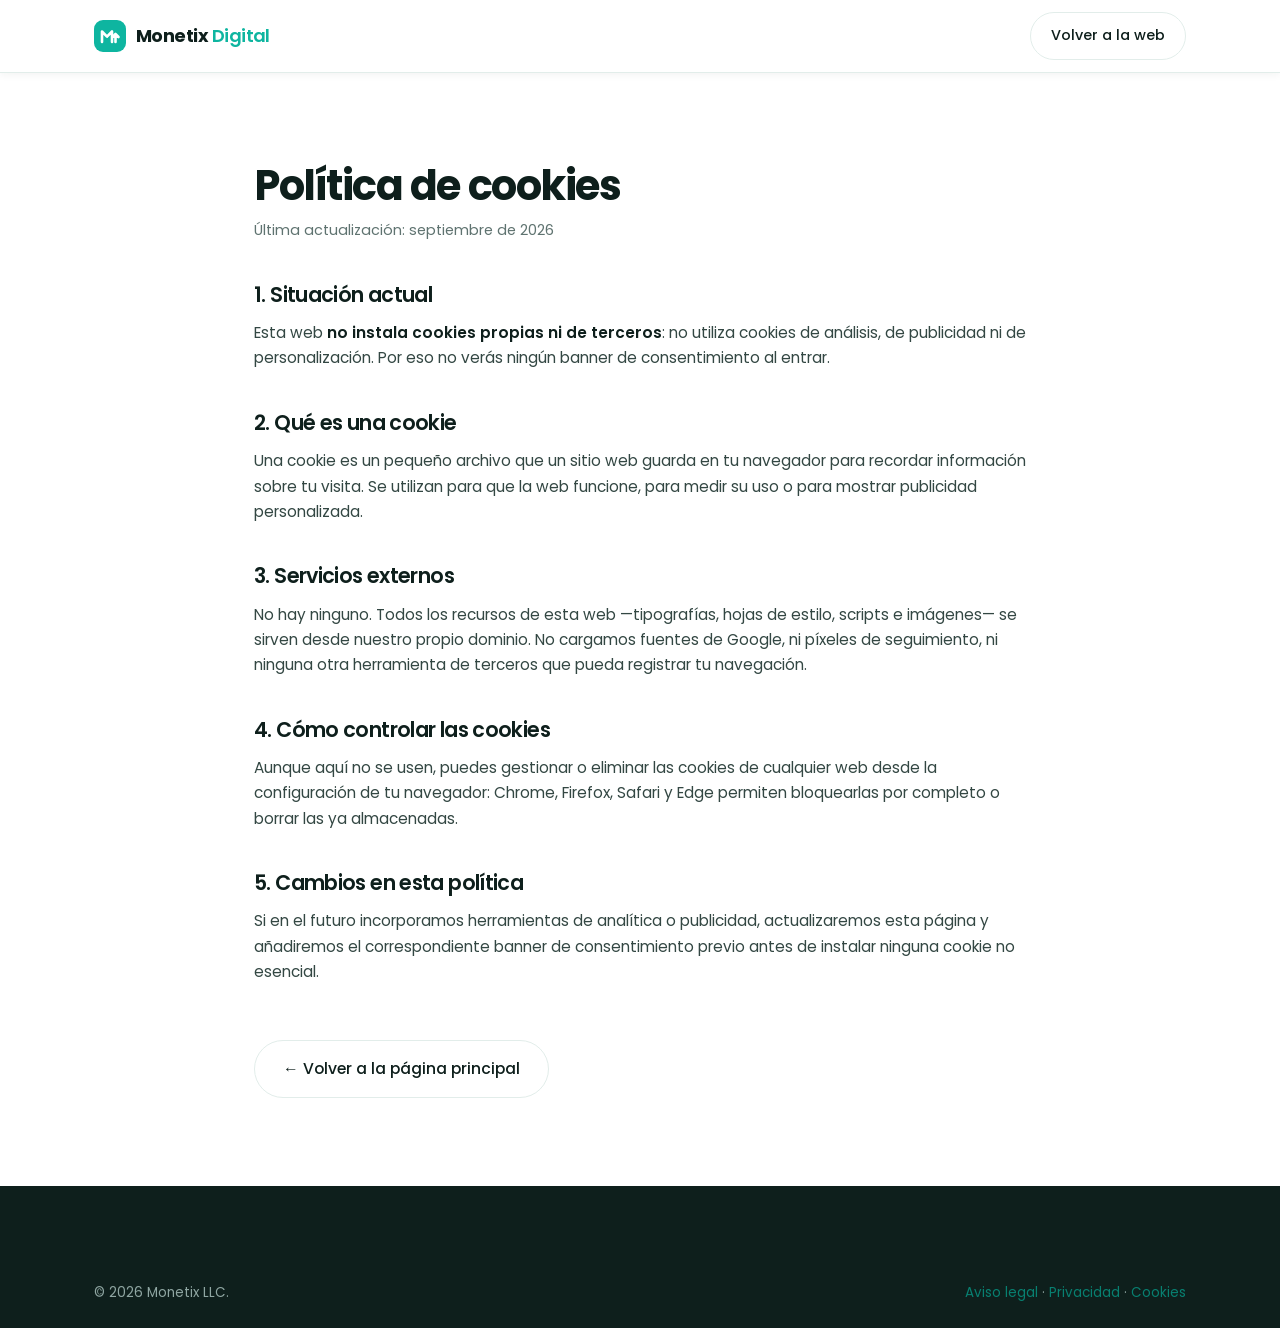
<file: cookies.html>
<!DOCTYPE html>
<html lang="es">
<head>
<meta charset="utf-8">
<meta name="viewport" content="width=device-width, initial-scale=1">
<title>Política de cookies | Monetix Digital</title>
<meta name="description" content="Información sobre el uso de cookies en la web de Monetix Digital.">
<meta name="robots" content="noindex, follow">
<meta name="theme-color" content="#0EB5A0">
<link rel="icon" href="assets/img/favicon.svg" type="image/svg+xml">
<link rel="preload" href="assets/fonts/poppins-latin-400.woff2" as="font" type="font/woff2" crossorigin>
<link rel="preload" href="assets/fonts/poppins-latin-600.woff2" as="font" type="font/woff2" crossorigin>
<link rel="stylesheet" href="assets/css/fonts.css?v=2">
<link rel="stylesheet" href="assets/css/styles.css?v=2">
</head>
<body>

<header class="header is-stuck">
  <div class="container header__inner">
    <a class="logo" href="/" aria-label="Monetix Digital, inicio">
      <span class="logo__mark" aria-hidden="true">
        <svg viewBox="0 0 32 32" width="32" height="32" role="presentation">
          <rect width="32" height="32" rx="9" fill="#0EB5A0"/>
          <path d="M8 22V11.5l5 5.2 5-5.2V22" stroke="#fff" stroke-width="2.6" stroke-linecap="round" stroke-linejoin="round" fill="none"/>
          <path d="M21.5 22V14m0 0 3 3m-3-3-3 3" stroke="#fff" stroke-width="2.6" stroke-linecap="round" stroke-linejoin="round" fill="none"/>
        </svg>
      </span>
      <span class="logo__text">Monetix<span> Digital</span></span>
    </a>
    <a class="btn btn--ghost btn--sm" href="/">Volver a la web</a>
  </div>
</header>

<main class="legal">
  <div class="container container--narrow">

    <h1>Política de cookies</h1>
    <p class="legal__date">Última actualización: septiembre de 2026</p>

    <h2>1. Situación actual</h2>
    <p>
      Esta web <strong>no instala cookies propias ni de terceros</strong>: no utiliza cookies de
      análisis, de publicidad ni de personalización. Por eso no verás ningún banner de
      consentimiento al entrar.
    </p>

    <h2>2. Qué es una cookie</h2>
    <p>
      Una cookie es un pequeño archivo que un sitio web guarda en tu navegador para recordar
      información sobre tu visita. Se utilizan para que la web funcione, para medir su uso o para
      mostrar publicidad personalizada.
    </p>

    <h2>3. Servicios externos</h2>
    <p>
      No hay ninguno. Todos los recursos de esta web —tipografías, hojas de estilo, scripts e
      imágenes— se sirven desde nuestro propio dominio. No cargamos fuentes de Google, ni
      píxeles de seguimiento, ni ninguna otra herramienta de terceros que pueda registrar tu
      navegación.
    </p>

    <h2>4. Cómo controlar las cookies</h2>
    <p>
      Aunque aquí no se usen, puedes gestionar o eliminar las cookies de cualquier web desde la
      configuración de tu navegador: Chrome, Firefox, Safari y Edge permiten bloquearlas por
      completo o borrar las ya almacenadas.
    </p>

    <h2>5. Cambios en esta política</h2>
    <p>
      Si en el futuro incorporamos herramientas de analítica o publicidad, actualizaremos esta
      página y añadiremos el correspondiente banner de consentimiento previo antes de instalar
      ninguna cookie no esencial.
    </p>

    <a class="legal__back btn btn--ghost" href="/">&larr; Volver a la página principal</a>
  </div>
</main>

<footer class="footer">
  <div class="container footer__bottom" style="border-top:none;">
    <p>&copy; <span id="year">2026</span> Monetix LLC.</p>
    <p><a href="/aviso-legal">Aviso legal</a> · <a href="/privacidad">Privacidad</a> · <a href="/cookies">Cookies</a></p>
  </div>
</footer>

<script>document.getElementById('year').textContent=new Date().getFullYear();</script>
</body>
</html>
</file>
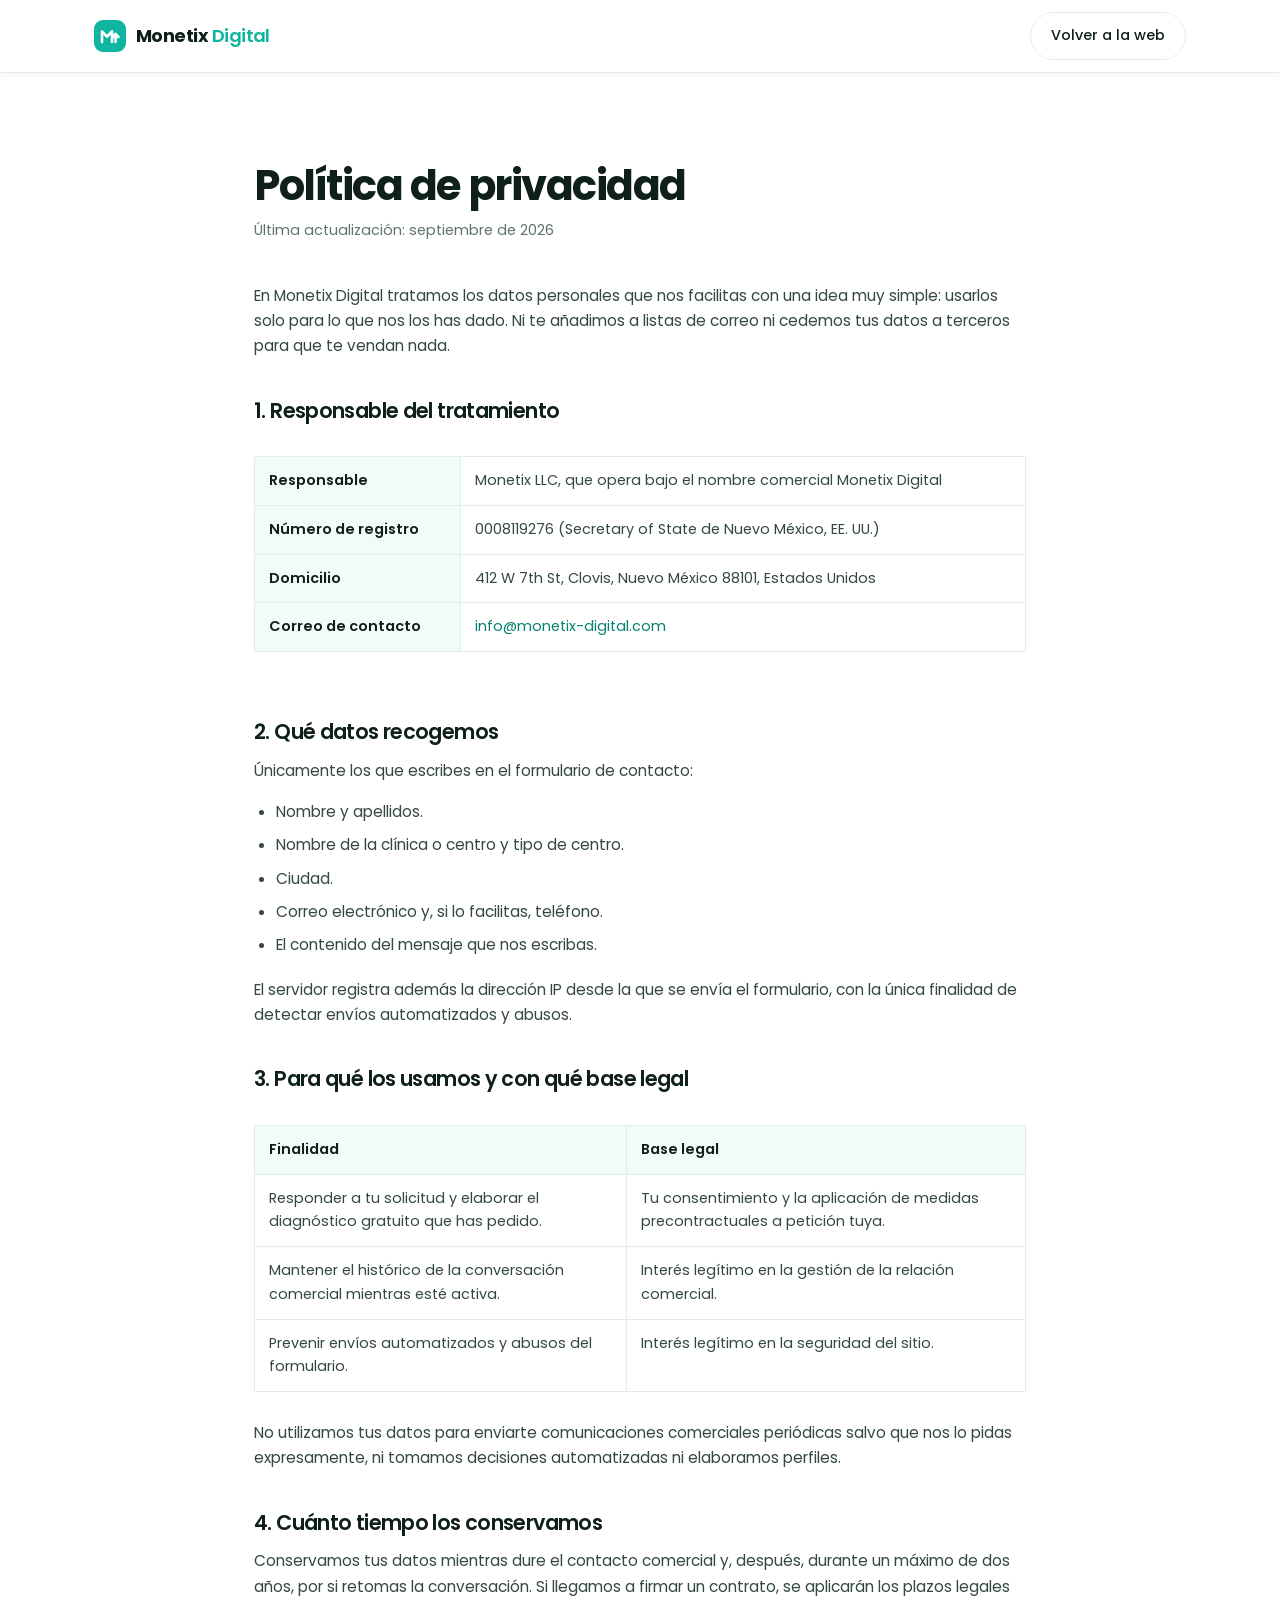
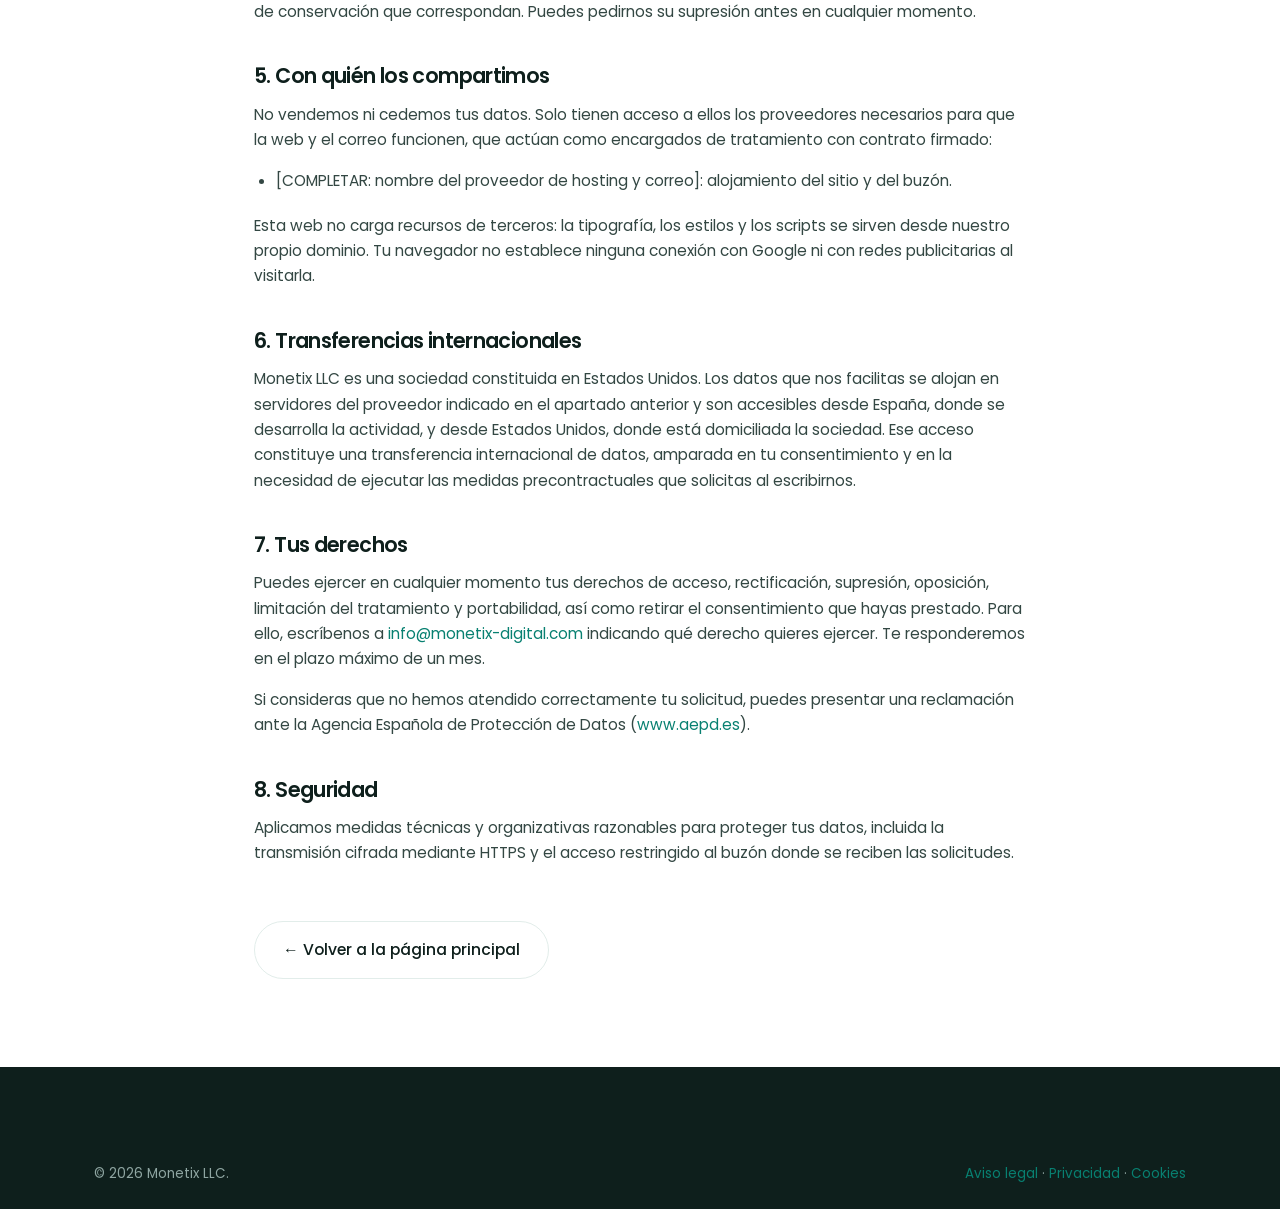
<file: privacidad.html>
<!DOCTYPE html>
<html lang="es">
<head>
<meta charset="utf-8">
<meta name="viewport" content="width=device-width, initial-scale=1">
<title>Política de privacidad | Monetix Digital</title>
<meta name="description" content="Cómo trata Monetix Digital los datos personales que recibe a través de su web.">
<meta name="robots" content="noindex, follow">
<meta name="theme-color" content="#0EB5A0">
<link rel="icon" href="assets/img/favicon.svg" type="image/svg+xml">
<link rel="preload" href="assets/fonts/poppins-latin-400.woff2" as="font" type="font/woff2" crossorigin>
<link rel="preload" href="assets/fonts/poppins-latin-600.woff2" as="font" type="font/woff2" crossorigin>
<link rel="stylesheet" href="assets/css/fonts.css?v=2">
<link rel="stylesheet" href="assets/css/styles.css?v=2">
</head>
<body>

<header class="header is-stuck">
  <div class="container header__inner">
    <a class="logo" href="/" aria-label="Monetix Digital, inicio">
      <span class="logo__mark" aria-hidden="true">
        <svg viewBox="0 0 32 32" width="32" height="32" role="presentation">
          <rect width="32" height="32" rx="9" fill="#0EB5A0"/>
          <path d="M8 22V11.5l5 5.2 5-5.2V22" stroke="#fff" stroke-width="2.6" stroke-linecap="round" stroke-linejoin="round" fill="none"/>
          <path d="M21.5 22V14m0 0 3 3m-3-3-3 3" stroke="#fff" stroke-width="2.6" stroke-linecap="round" stroke-linejoin="round" fill="none"/>
        </svg>
      </span>
      <span class="logo__text">Monetix<span> Digital</span></span>
    </a>
    <a class="btn btn--ghost btn--sm" href="/">Volver a la web</a>
  </div>
</header>

<main class="legal">
  <div class="container container--narrow">

    <h1>Política de privacidad</h1>
    <p class="legal__date">Última actualización: septiembre de 2026</p>

    <p>
      En Monetix Digital tratamos los datos personales que nos facilitas con una idea muy simple:
      usarlos solo para lo que nos los has dado. Ni te añadimos a listas de correo ni cedemos tus
      datos a terceros para que te vendan nada.
    </p>

    <h2>1. Responsable del tratamiento</h2>
    <div class="table-wrap">
      <table>
        <tr><th>Responsable</th><td>Monetix LLC, que opera bajo el nombre comercial Monetix Digital</td></tr>
        <tr><th>Número de registro</th><td>0008119276 (Secretary of State de Nuevo México, EE.&nbsp;UU.)</td></tr>
        <tr><th>Domicilio</th><td>412 W 7th St, Clovis, Nuevo México 88101, Estados Unidos</td></tr>
        <tr><th>Correo de contacto</th><td><a href="mailto:info@monetix-digital.com">info@monetix-digital.com</a></td></tr>
      </table>
    </div>

    <h2>2. Qué datos recogemos</h2>
    <p>Únicamente los que escribes en el formulario de contacto:</p>
    <ul>
      <li>Nombre y apellidos.</li>
      <li>Nombre de la clínica o centro y tipo de centro.</li>
      <li>Ciudad.</li>
      <li>Correo electrónico y, si lo facilitas, teléfono.</li>
      <li>El contenido del mensaje que nos escribas.</li>
    </ul>
    <p>
      El servidor registra además la dirección IP desde la que se envía el formulario, con la
      única finalidad de detectar envíos automatizados y abusos.
    </p>

    <h2>3. Para qué los usamos y con qué base legal</h2>
    <div class="table-wrap">
      <table>
        <tr>
          <th>Finalidad</th><th>Base legal</th>
        </tr>
        <tr>
          <td>Responder a tu solicitud y elaborar el diagnóstico gratuito que has pedido.</td>
          <td>Tu consentimiento y la aplicación de medidas precontractuales a petición tuya.</td>
        </tr>
        <tr>
          <td>Mantener el histórico de la conversación comercial mientras esté activa.</td>
          <td>Interés legítimo en la gestión de la relación comercial.</td>
        </tr>
        <tr>
          <td>Prevenir envíos automatizados y abusos del formulario.</td>
          <td>Interés legítimo en la seguridad del sitio.</td>
        </tr>
      </table>
    </div>
    <p>
      No utilizamos tus datos para enviarte comunicaciones comerciales periódicas salvo que nos
      lo pidas expresamente, ni tomamos decisiones automatizadas ni elaboramos perfiles.
    </p>

    <h2>4. Cuánto tiempo los conservamos</h2>
    <p>
      Conservamos tus datos mientras dure el contacto comercial y, después, durante un máximo de
      dos años, por si retomas la conversación. Si llegamos a firmar un contrato, se aplicarán los
      plazos legales de conservación que correspondan. Puedes pedirnos su supresión antes en
      cualquier momento.
    </p>

    <h2>5. Con quién los compartimos</h2>
    <p>
      No vendemos ni cedemos tus datos. Solo tienen acceso a ellos los proveedores necesarios para
      que la web y el correo funcionen, que actúan como encargados de tratamiento con contrato
      firmado:
    </p>
    <ul>
      <li>[COMPLETAR: nombre del proveedor de hosting y correo]: alojamiento del sitio y del buzón.</li>
    </ul>
    <p>
      Esta web no carga recursos de terceros: la tipografía, los estilos y los scripts se sirven
      desde nuestro propio dominio. Tu navegador no establece ninguna conexión con Google ni con
      redes publicitarias al visitarla.
    </p>

    <h2>6. Transferencias internacionales</h2>
    <p>
      Monetix LLC es una sociedad constituida en Estados Unidos. Los datos que nos facilitas se
      alojan en servidores del proveedor indicado en el apartado anterior y son accesibles desde
      España, donde se desarrolla la actividad, y desde Estados Unidos, donde está domiciliada la
      sociedad. Ese acceso constituye una transferencia internacional de datos, amparada en tu
      consentimiento y en la necesidad de ejecutar las medidas precontractuales que solicitas al
      escribirnos.
    </p>

    <h2>7. Tus derechos</h2>
    <p>
      Puedes ejercer en cualquier momento tus derechos de acceso, rectificación, supresión,
      oposición, limitación del tratamiento y portabilidad, así como retirar el consentimiento que
      hayas prestado. Para ello, escríbenos a
      <a href="mailto:info@monetix-digital.com">info@monetix-digital.com</a> indicando qué derecho
      quieres ejercer. Te responderemos en el plazo máximo de un mes.
    </p>
    <p>
      Si consideras que no hemos atendido correctamente tu solicitud, puedes presentar una
      reclamación ante la Agencia Española de Protección de Datos (<a href="https://www.aepd.es" target="_blank" rel="noopener">www.aepd.es</a>).
    </p>

    <h2>8. Seguridad</h2>
    <p>
      Aplicamos medidas técnicas y organizativas razonables para proteger tus datos, incluida la
      transmisión cifrada mediante HTTPS y el acceso restringido al buzón donde se reciben las
      solicitudes.
    </p>

    <a class="legal__back btn btn--ghost" href="/">&larr; Volver a la página principal</a>
  </div>
</main>

<footer class="footer">
  <div class="container footer__bottom" style="border-top:none;">
    <p>&copy; <span id="year">2026</span> Monetix LLC.</p>
    <p><a href="/aviso-legal">Aviso legal</a> · <a href="/privacidad">Privacidad</a> · <a href="/cookies">Cookies</a></p>
  </div>
</footer>

<script>document.getElementById('year').textContent=new Date().getFullYear();</script>
</body>
</html>
</file>
<file: assets/css/fonts.css>
/* Poppins — auto-alojada. Evita la conexión con Google Fonts. */

/* latin */
@font-face {
  font-family: 'Poppins';
  font-style: normal;
  font-weight: 400;
  font-display: swap;
  src: url('../fonts/poppins-latin-400.woff2') format('woff2');
  unicode-range: U+0000-00FF, U+0131, U+0152-0153, U+02BB-02BC, U+02C6, U+02DA, U+02DC, U+0304, U+0308, U+0329, U+2000-206F, U+20AC, U+2122, U+2191, U+2193, U+2212, U+2215, U+FEFF, U+FFFD;
}

/* latin-ext */
@font-face {
  font-family: 'Poppins';
  font-style: normal;
  font-weight: 400;
  font-display: swap;
  src: url('../fonts/poppins-latin-ext-400.woff2') format('woff2');
  unicode-range: U+0100-02BA, U+02BD-02C5, U+02C7-02CC, U+02CE-02D7, U+02DD-02FF, U+0304, U+0308, U+0329, U+1D00-1DBF, U+1E00-1E9F, U+1EF2-1EFF, U+2020, U+20A0-20AB, U+20AD-20C0, U+2113, U+2C60-2C7F, U+A720-A7FF;
}

/* latin */
@font-face {
  font-family: 'Poppins';
  font-style: normal;
  font-weight: 500;
  font-display: swap;
  src: url('../fonts/poppins-latin-500.woff2') format('woff2');
  unicode-range: U+0000-00FF, U+0131, U+0152-0153, U+02BB-02BC, U+02C6, U+02DA, U+02DC, U+0304, U+0308, U+0329, U+2000-206F, U+20AC, U+2122, U+2191, U+2193, U+2212, U+2215, U+FEFF, U+FFFD;
}

/* latin-ext */
@font-face {
  font-family: 'Poppins';
  font-style: normal;
  font-weight: 500;
  font-display: swap;
  src: url('../fonts/poppins-latin-ext-500.woff2') format('woff2');
  unicode-range: U+0100-02BA, U+02BD-02C5, U+02C7-02CC, U+02CE-02D7, U+02DD-02FF, U+0304, U+0308, U+0329, U+1D00-1DBF, U+1E00-1E9F, U+1EF2-1EFF, U+2020, U+20A0-20AB, U+20AD-20C0, U+2113, U+2C60-2C7F, U+A720-A7FF;
}

/* latin */
@font-face {
  font-family: 'Poppins';
  font-style: normal;
  font-weight: 600;
  font-display: swap;
  src: url('../fonts/poppins-latin-600.woff2') format('woff2');
  unicode-range: U+0000-00FF, U+0131, U+0152-0153, U+02BB-02BC, U+02C6, U+02DA, U+02DC, U+0304, U+0308, U+0329, U+2000-206F, U+20AC, U+2122, U+2191, U+2193, U+2212, U+2215, U+FEFF, U+FFFD;
}

/* latin-ext */
@font-face {
  font-family: 'Poppins';
  font-style: normal;
  font-weight: 600;
  font-display: swap;
  src: url('../fonts/poppins-latin-ext-600.woff2') format('woff2');
  unicode-range: U+0100-02BA, U+02BD-02C5, U+02C7-02CC, U+02CE-02D7, U+02DD-02FF, U+0304, U+0308, U+0329, U+1D00-1DBF, U+1E00-1E9F, U+1EF2-1EFF, U+2020, U+20A0-20AB, U+20AD-20C0, U+2113, U+2C60-2C7F, U+A720-A7FF;
}

/* latin */
@font-face {
  font-family: 'Poppins';
  font-style: normal;
  font-weight: 700;
  font-display: swap;
  src: url('../fonts/poppins-latin-700.woff2') format('woff2');
  unicode-range: U+0000-00FF, U+0131, U+0152-0153, U+02BB-02BC, U+02C6, U+02DA, U+02DC, U+0304, U+0308, U+0329, U+2000-206F, U+20AC, U+2122, U+2191, U+2193, U+2212, U+2215, U+FEFF, U+FFFD;
}

/* latin-ext */
@font-face {
  font-family: 'Poppins';
  font-style: normal;
  font-weight: 700;
  font-display: swap;
  src: url('../fonts/poppins-latin-ext-700.woff2') format('woff2');
  unicode-range: U+0100-02BA, U+02BD-02C5, U+02C7-02CC, U+02CE-02D7, U+02DD-02FF, U+0304, U+0308, U+0329, U+1D00-1DBF, U+1E00-1E9F, U+1EF2-1EFF, U+2020, U+20A0-20AB, U+20AD-20C0, U+2113, U+2C60-2C7F, U+A720-A7FF;
}
</file>
<file: assets/css/styles.css>
/* =========================================================
   Monetix Digital — hoja de estilos principal
   Identidad: blanco + teal #0EB5A0, tipografía Poppins
   ========================================================= */

:root{
  --teal:#0EB5A0;
  --teal-600:#0A9B89;
  --teal-700:#088071;
  --teal-900:#064F45;
  --teal-050:#F1FBF9;
  --teal-100:#DFF5F1;

  --ink:#0E1F1C;
  --ink-700:#334743;
  --muted:#5F7370;
  --line:#E2EDEA;
  --white:#FFFFFF;
  --bg:#FFFFFF;

  --danger:#D9534F;
  --ok:#0E9E6E;

  --radius-sm:10px;
  --radius:16px;
  --radius-lg:24px;

  --shadow-sm:0 2px 8px rgba(14,31,28,.05);
  --shadow:0 12px 32px rgba(14,31,28,.08);
  --shadow-lg:0 24px 60px rgba(6,79,69,.14);

  --maxw:1140px;
  --pad:24px;

  --font:'Poppins',-apple-system,BlinkMacSystemFont,'Segoe UI',Roboto,Helvetica,Arial,sans-serif;
}

*,*::before,*::after{box-sizing:border-box;}

html{scroll-behavior:smooth;scroll-padding-top:88px;}

body{
  margin:0;
  font-family:var(--font);
  font-size:16px;
  line-height:1.65;
  color:var(--ink-700);
  background:var(--bg);
  -webkit-font-smoothing:antialiased;
  text-rendering:optimizeLegibility;
}

img{max-width:100%;display:block;}
svg{display:block;}

h1,h2,h3,h4{
  color:var(--ink);
  font-weight:600;
  line-height:1.2;
  letter-spacing:-.02em;
  margin:0 0 .6em;
}
h1{font-size:clamp(2.1rem,5.2vw,3.6rem);font-weight:700;letter-spacing:-.035em;}
h2{font-size:clamp(1.65rem,3.4vw,2.5rem);letter-spacing:-.03em;}
h3{font-size:1.15rem;}
p{margin:0 0 1em;}
a{color:var(--teal-700);text-decoration:none;}
a:hover{text-decoration:underline;}
strong{font-weight:600;color:var(--ink);}

::selection{background:var(--teal);color:#fff;}

:focus-visible{
  outline:3px solid var(--teal);
  outline-offset:2px;
  border-radius:4px;
}

.skip-link{
  position:absolute;left:-9999px;top:0;z-index:999;
  background:var(--teal);color:#fff;padding:12px 20px;border-radius:0 0 8px 0;
}
.skip-link:focus{left:0;}

.container{
  width:100%;max-width:var(--maxw);
  margin-inline:auto;
  padding-inline:var(--pad);
}
.container--narrow{max-width:820px;}

/* ---------------------------------------------------------
   Botones
   --------------------------------------------------------- */
.btn{
  display:inline-flex;align-items:center;justify-content:center;gap:8px;
  font-family:inherit;font-size:.98rem;font-weight:500;
  padding:15px 28px;border-radius:999px;border:1.5px solid transparent;
  cursor:pointer;text-decoration:none;white-space:nowrap;
  transition:transform .18s ease,box-shadow .18s ease,background-color .18s ease,color .18s ease,border-color .18s ease;
}
.btn:hover{text-decoration:none;}
.btn--primary{
  background:var(--teal);color:#fff;
  box-shadow:0 8px 20px rgba(14,181,160,.28);
}
.btn--primary:hover{background:var(--teal-600);transform:translateY(-2px);box-shadow:0 12px 26px rgba(14,181,160,.34);}
.btn--primary:active{transform:translateY(0);}
.btn--ghost{background:transparent;color:var(--ink);border-color:var(--line);}
.btn--ghost:hover{border-color:var(--teal);color:var(--teal-700);background:var(--teal-050);}
.btn--sm{padding:11px 20px;font-size:.9rem;}
.btn--block{width:100%;}
.btn[disabled]{opacity:.6;cursor:not-allowed;transform:none;}

/* ---------------------------------------------------------
   Cabecera
   --------------------------------------------------------- */
.header{
  position:sticky;top:0;z-index:100;
  background:rgba(255,255,255,.88);
  backdrop-filter:saturate(180%) blur(12px);
  -webkit-backdrop-filter:saturate(180%) blur(12px);
  border-bottom:1px solid transparent;
  transition:border-color .2s ease,box-shadow .2s ease;
}
.header.is-stuck{border-bottom-color:var(--line);box-shadow:var(--shadow-sm);}
.header__inner{display:flex;align-items:center;justify-content:space-between;gap:24px;height:72px;}

.logo{display:inline-flex;align-items:center;gap:10px;text-decoration:none;}
.logo:hover{text-decoration:none;}
.logo__mark{display:block;flex:none;}
.logo__text{
  font-weight:700;font-size:1.12rem;color:var(--ink);letter-spacing:-.03em;
}
.logo__text span{color:var(--teal);font-weight:600;}

.nav{display:flex;align-items:center;gap:28px;}
.nav a{
  color:var(--ink-700);font-size:.94rem;font-weight:400;text-decoration:none;
  position:relative;transition:color .18s ease;
}
.nav a:not(.btn):hover{color:var(--teal-700);text-decoration:none;}
.nav a:not(.btn)::after{
  content:"";position:absolute;left:0;right:100%;bottom:-6px;height:2px;
  background:var(--teal);border-radius:2px;transition:right .22s ease;
}
.nav a:not(.btn):hover::after{right:0;}
.nav__cta{margin-left:4px;color:#fff !important;}

.nav-toggle{
  display:none;flex-direction:column;justify-content:center;gap:5px;
  width:44px;height:44px;padding:0 10px;
  background:none;border:1px solid var(--line);border-radius:12px;cursor:pointer;
}
.nav-toggle span{display:block;height:2px;background:var(--ink);border-radius:2px;transition:transform .22s ease,opacity .18s ease;}
.nav-toggle[aria-expanded="true"] span:nth-child(1){transform:translateY(7px) rotate(45deg);}
.nav-toggle[aria-expanded="true"] span:nth-child(2){opacity:0;}
.nav-toggle[aria-expanded="true"] span:nth-child(3){transform:translateY(-7px) rotate(-45deg);}

/* ---------------------------------------------------------
   Elementos comunes
   --------------------------------------------------------- */
.eyebrow{
  display:inline-flex;align-items:center;gap:8px;
  font-size:.8rem;font-weight:500;letter-spacing:.06em;text-transform:uppercase;
  color:var(--teal-700);margin:0 0 16px;
}
.eyebrow .dot{width:7px;height:7px;border-radius:50%;background:var(--teal);flex:none;}
.eyebrow--light{color:var(--teal-100);}
.eyebrow--light .dot{background:var(--teal-100);}

.section{padding:clamp(64px,9vw,110px) 0;}
.section--tint{background:var(--teal-050);}
.section__head{max-width:720px;margin-bottom:clamp(40px,5vw,60px);}
.section__head--center{margin-inline:auto;text-align:center;}
.section__head--center .eyebrow{justify-content:center;}
.section__sub{font-size:1.06rem;color:var(--muted);margin:0;}

.hl{
  color:var(--teal);
  position:relative;
  white-space:nowrap;
}

/* ---------------------------------------------------------
   Hero
   --------------------------------------------------------- */
.hero{
  position:relative;overflow:hidden;
  padding:clamp(56px,8vw,96px) 0 clamp(64px,9vw,110px);
  background:
    radial-gradient(1000px 520px at 88% -8%, rgba(14,181,160,.14), transparent 62%),
    radial-gradient(760px 420px at -6% 8%, rgba(14,181,160,.08), transparent 60%),
    var(--white);
}
.hero__inner{
  display:grid;grid-template-columns:1.08fr .92fr;gap:clamp(32px,5vw,64px);
  align-items:center;
}
.hero__copy h1{margin-bottom:20px;}
.lede{font-size:1.12rem;color:var(--ink-700);max-width:34em;margin-bottom:32px;}
.hero__actions{display:flex;flex-wrap:wrap;gap:14px;margin-bottom:28px;}
.hero__points{
  list-style:none;display:flex;flex-wrap:wrap;gap:12px 24px;
  margin:0;padding:0;font-size:.92rem;color:var(--muted);
}
.hero__points li{display:flex;align-items:center;gap:8px;}
.hero__points li::before{
  content:"";width:16px;height:16px;flex:none;border-radius:50%;
  background:var(--teal-100);
  background-image:url("data:image/svg+xml,%3Csvg xmlns='http://www.w3.org/2000/svg' viewBox='0 0 16 16'%3E%3Cpath d='M4 8.4l2.6 2.6L12 5.6' fill='none' stroke='%23088071' stroke-width='2' stroke-linecap='round' stroke-linejoin='round'/%3E%3C/svg%3E");
  background-size:contain;
}

.hero__card{
  background:#fff;border:1px solid var(--line);border-radius:var(--radius-lg);
  padding:30px;box-shadow:var(--shadow-lg);
}
.hero__card-title{
  font-size:.8rem;font-weight:600;letter-spacing:.06em;text-transform:uppercase;
  color:var(--muted);margin:0 0 20px;
}
.calc-rows{list-style:none;margin:0 0 18px;padding:0;}
.calc-rows li{
  display:flex;align-items:baseline;justify-content:space-between;gap:16px;
  padding:12px 0;border-bottom:1px solid var(--line);
  font-size:.92rem;color:var(--muted);
}
.calc-rows li strong{font-size:1.02rem;font-weight:600;color:var(--ink);white-space:nowrap;}
.calc-rows__sum{border-bottom-width:1px;}
.calc-rows__sum strong,.calc-rows__net strong{font-size:1.15rem;}
.calc-rows__fee{color:var(--teal-700);}
.calc-rows__fee strong{color:var(--teal-700);}
.calc-rows__net{
  border-bottom:none !important;margin-top:6px;padding:16px 18px;
  background:var(--teal-050);border-radius:var(--radius-sm);
}
.calc-rows__net span{color:var(--ink);font-weight:500;}
.pos{color:var(--ok) !important;}
.hero__card-foot{
  margin:0;font-size:.85rem;color:var(--muted);line-height:1.55;
  padding-top:4px;
}

/* ---------------------------------------------------------
   Banda de valor
   --------------------------------------------------------- */
.strip{
  background:var(--ink);color:#B9CBC7;
  padding:clamp(40px,5vw,56px) 0;
}
.strip__grid{
  display:grid;grid-template-columns:repeat(4,1fr);gap:32px;
}
.strip__item h3{color:#fff;font-size:1.02rem;margin-bottom:8px;}
.strip__item p{margin:0;font-size:.9rem;line-height:1.6;}

/* ---------------------------------------------------------
   Pasos del modelo
   --------------------------------------------------------- */
.steps{
  list-style:none;margin:0 0 40px;padding:0;
  display:grid;grid-template-columns:repeat(3,1fr);gap:28px;
  counter-reset:step;
}
.step{
  background:#fff;border:1px solid var(--line);border-radius:var(--radius);
  padding:32px 28px;position:relative;
  transition:transform .2s ease,box-shadow .2s ease,border-color .2s ease;
}
.step:hover{transform:translateY(-4px);box-shadow:var(--shadow);border-color:var(--teal-100);}
.step__num{
  display:inline-flex;align-items:center;justify-content:center;
  width:44px;height:44px;border-radius:12px;
  background:var(--teal-050);color:var(--teal-700);
  font-weight:700;font-size:.92rem;letter-spacing:.02em;
  margin-bottom:18px;
}
.step h3{margin-bottom:10px;}
.step p{margin:0;font-size:.94rem;color:var(--muted);}

.note{
  border-left:4px solid var(--teal);
  background:var(--teal-050);
  padding:24px 28px;border-radius:0 var(--radius) var(--radius) 0;
  font-size:.98rem;color:var(--ink-700);
}
.note strong{display:inline;}

/* ---------------------------------------------------------
   Calculadora
   --------------------------------------------------------- */
.calc{
  display:grid;grid-template-columns:1.15fr .85fr;gap:0;
  background:#fff;border:1px solid var(--line);border-radius:var(--radius-lg);
  overflow:hidden;box-shadow:var(--shadow);
}
.calc__controls{padding:clamp(28px,4vw,44px);}
.calc__result{
  padding:clamp(28px,4vw,44px);
  background:var(--ink);color:#B9CBC7;
  display:flex;flex-direction:column;justify-content:center;gap:2px;
}
.calc__result-row{
  display:flex;align-items:baseline;justify-content:space-between;gap:16px;
  padding:14px 0;border-bottom:1px solid rgba(255,255,255,.1);
  font-size:.9rem;
}
.calc__result-row strong{font-size:1.25rem;font-weight:600;color:#fff;white-space:nowrap;}
.calc__result-row--main strong{font-size:1.9rem;letter-spacing:-.02em;}
.calc__result-row--main span{color:#fff;}
.calc__result-row--year{border-bottom:none;}
.calc__result .btn{margin-top:22px;}

.field{margin-bottom:26px;}
.field:last-child{margin-bottom:0;}
.field label{
  display:block;font-size:.9rem;font-weight:500;color:var(--ink);margin-bottom:10px;
}
.field output{
  float:right;color:var(--teal-700);font-weight:600;
  font-variant-numeric:tabular-nums;
}
.input-money{position:relative;margin-bottom:14px;}
.input-money input{
  width:100%;padding:14px 44px 14px 16px;
  font-family:inherit;font-size:1.05rem;font-weight:600;color:var(--ink);
  border:1.5px solid var(--line);border-radius:var(--radius-sm);
  background:#fff;
  -moz-appearance:textfield;
}
.input-money input::-webkit-outer-spin-button,
.input-money input::-webkit-inner-spin-button{-webkit-appearance:none;margin:0;}
.input-money input:focus{border-color:var(--teal);outline:none;box-shadow:0 0 0 3px rgba(14,181,160,.16);}
.input-money span{
  position:absolute;right:16px;top:50%;transform:translateY(-50%);
  color:var(--muted);font-weight:500;pointer-events:none;
}
.range-scale{
  display:flex;justify-content:space-between;
  font-size:.78rem;color:var(--muted);margin-top:6px;
}

input[type=range]{
  -webkit-appearance:none;appearance:none;
  width:100%;height:6px;border-radius:999px;
  background:var(--teal-100);cursor:pointer;
}
input[type=range]::-webkit-slider-thumb{
  -webkit-appearance:none;appearance:none;
  width:22px;height:22px;border-radius:50%;
  background:var(--teal);border:3px solid #fff;
  box-shadow:0 2px 8px rgba(14,181,160,.45);
  cursor:pointer;
}
input[type=range]::-moz-range-thumb{
  width:18px;height:18px;border-radius:50%;
  background:var(--teal);border:3px solid #fff;
  box-shadow:0 2px 8px rgba(14,181,160,.45);cursor:pointer;
}

.disclaimer{
  max-width:640px;margin:26px auto 0;text-align:center;
  font-size:.85rem;color:var(--muted);line-height:1.6;
}

/* ---------------------------------------------------------
   Tarjetas de servicios
   --------------------------------------------------------- */
.cards{
  display:grid;grid-template-columns:repeat(3,1fr);gap:26px;
}
.card{
  background:#fff;border:1px solid var(--line);border-radius:var(--radius);
  padding:32px 28px;
  transition:transform .2s ease,box-shadow .2s ease,border-color .2s ease;
}
.card:hover{transform:translateY(-4px);box-shadow:var(--shadow);border-color:var(--teal-100);}
.card__icon{
  display:inline-flex;align-items:center;justify-content:center;
  width:48px;height:48px;border-radius:14px;
  background:var(--teal-050);color:var(--teal-700);
  margin-bottom:18px;
}
.card__icon svg{width:24px;height:24px;}
.card h3{margin-bottom:10px;display:flex;align-items:center;gap:10px;flex-wrap:wrap;}
.card p{margin:0;font-size:.94rem;color:var(--muted);}
.tag{
  font-size:.68rem;font-weight:600;letter-spacing:.05em;text-transform:uppercase;
  color:var(--teal-700);background:var(--teal-100);
  padding:4px 9px;border-radius:999px;white-space:nowrap;
}
.card--soon{border-style:dashed;}

/* ---------------------------------------------------------
   Encaje (para quién)
   --------------------------------------------------------- */
.fit{display:grid;grid-template-columns:1fr 1fr;gap:26px;}
.fit__col{
  background:#fff;border:1px solid var(--line);border-radius:var(--radius);
  padding:34px 30px;
}
.fit__col h3{font-size:1.18rem;margin-bottom:20px;}
.fit__col ul{list-style:none;margin:0;padding:0;display:grid;gap:14px;}
.fit__col li{
  position:relative;padding-left:32px;font-size:.95rem;color:var(--ink-700);line-height:1.55;
}
.fit__col li::before{
  content:"";position:absolute;left:0;top:2px;
  width:20px;height:20px;border-radius:50%;background-size:20px 20px;
}
.fit__col--yes{border-top:3px solid var(--teal);}
.fit__col--yes li::before{
  background-color:var(--teal-050);
  background-image:url("data:image/svg+xml,%3Csvg xmlns='http://www.w3.org/2000/svg' viewBox='0 0 20 20'%3E%3Cpath d='M5.5 10.5l3 3 6-6.5' fill='none' stroke='%23088071' stroke-width='2' stroke-linecap='round' stroke-linejoin='round'/%3E%3C/svg%3E");
}
.fit__col--no{border-top:3px solid #E7B7B5;}
.fit__col--no li::before{
  background-color:#FBEDEC;
  background-image:url("data:image/svg+xml,%3Csvg xmlns='http://www.w3.org/2000/svg' viewBox='0 0 20 20'%3E%3Cpath d='M6.8 6.8l6.4 6.4M13.2 6.8l-6.4 6.4' fill='none' stroke='%23C2504C' stroke-width='2' stroke-linecap='round'/%3E%3C/svg%3E");
}

/* ---------------------------------------------------------
   Timeline del proceso
   --------------------------------------------------------- */
.timeline{
  display:grid;grid-template-columns:repeat(4,1fr);gap:24px;
  position:relative;
}
.timeline::before{
  content:"";position:absolute;left:0;right:0;top:13px;height:2px;
  /* La línea arranca en el primer hito y se desvanece tras el último. */
  background:linear-gradient(90deg,var(--teal),var(--teal-100) 72%,transparent);
}
.tl{position:relative;padding-top:44px;}
.tl::before{
  content:"";position:absolute;left:0;top:6px;
  width:16px;height:16px;border-radius:50%;
  background:var(--teal);border:4px solid #fff;
  box-shadow:0 0 0 2px var(--teal-100);
}
.tl__tag{
  display:inline-block;font-size:.76rem;font-weight:600;letter-spacing:.05em;
  text-transform:uppercase;color:var(--teal-700);margin-bottom:8px;
}
.tl h3{font-size:1.05rem;margin-bottom:8px;}
.tl p{margin:0;font-size:.92rem;color:var(--muted);}

/* ---------------------------------------------------------
   FAQ
   --------------------------------------------------------- */
.faq{display:grid;gap:12px;}
.faq details{
  background:#fff;border:1px solid var(--line);border-radius:var(--radius);
  padding:0 26px;transition:border-color .18s ease,box-shadow .18s ease;
}
.faq details[open]{border-color:var(--teal-100);box-shadow:var(--shadow-sm);}
.faq summary{
  list-style:none;cursor:pointer;
  padding:22px 40px 22px 0;position:relative;
  font-weight:500;color:var(--ink);font-size:1rem;line-height:1.45;
}
.faq summary::-webkit-details-marker{display:none;}
.faq summary::after{
  content:"";position:absolute;right:0;top:26px;
  width:16px;height:16px;
  background-image:url("data:image/svg+xml,%3Csvg xmlns='http://www.w3.org/2000/svg' viewBox='0 0 16 16'%3E%3Cpath d='M3 6l5 5 5-5' fill='none' stroke='%230EB5A0' stroke-width='2' stroke-linecap='round' stroke-linejoin='round'/%3E%3C/svg%3E");
  background-size:contain;background-repeat:no-repeat;
  transition:transform .22s ease;
}
.faq details[open] summary::after{transform:rotate(180deg);}
.faq details p{
  margin:0;padding:0 0 24px;font-size:.95rem;color:var(--muted);
  border-top:1px solid var(--line);padding-top:18px;
}

/* ---------------------------------------------------------
   Contacto
   --------------------------------------------------------- */
.section--contact{
  background:
    radial-gradient(700px 400px at 12% 0%, rgba(14,181,160,.22), transparent 60%),
    var(--teal-900);
  color:#C6DDD9;
}
.contact{
  display:grid;grid-template-columns:.9fr 1.1fr;gap:clamp(36px,5vw,64px);
  align-items:start;
}
.contact__copy h2{color:#fff;}
.contact__copy p{color:#C6DDD9;font-size:1.04rem;max-width:34em;}
.contact__list{list-style:none;margin:32px 0 0;padding:0;display:grid;gap:18px;}
.contact__list li{display:flex;align-items:center;gap:14px;font-size:.96rem;color:#DCEDEA;}
.contact__list li span{
  display:inline-flex;align-items:center;justify-content:center;flex:none;
  width:40px;height:40px;border-radius:12px;
  background:rgba(255,255,255,.1);color:#fff;
}
.contact__list li span svg{width:20px;height:20px;}
.contact__list a{color:#fff;font-weight:500;}

.contact__form-wrap{
  background:#fff;border-radius:var(--radius-lg);
  padding:clamp(28px,4vw,40px);box-shadow:var(--shadow-lg);
}
.form__row{display:grid;grid-template-columns:1fr 1fr;gap:18px;}
.form input[type=text],
.form input[type=email],
.form input[type=tel],
.form select,
.form textarea{
  width:100%;padding:13px 15px;
  font-family:inherit;font-size:.95rem;color:var(--ink);
  border:1.5px solid var(--line);border-radius:var(--radius-sm);
  background:#fff;transition:border-color .16s ease,box-shadow .16s ease;
}
.form textarea{resize:vertical;min-height:110px;}
.form select{
  appearance:none;
  background-image:url("data:image/svg+xml,%3Csvg xmlns='http://www.w3.org/2000/svg' viewBox='0 0 16 16'%3E%3Cpath d='M3 6l5 5 5-5' fill='none' stroke='%235F7370' stroke-width='2' stroke-linecap='round' stroke-linejoin='round'/%3E%3C/svg%3E");
  background-repeat:no-repeat;background-position:right 14px center;background-size:15px;
  padding-right:40px;cursor:pointer;
}
.form input:focus,.form select:focus,.form textarea:focus{
  border-color:var(--teal);outline:none;box-shadow:0 0 0 3px rgba(14,181,160,.16);
}
.form .is-invalid{border-color:var(--danger) !important;box-shadow:0 0 0 3px rgba(217,83,79,.12) !important;}
.req{color:var(--teal);font-weight:600;}

.field--check{display:flex;align-items:flex-start;gap:11px;}
.field--check input{
  width:19px;height:19px;flex:none;margin-top:2px;accent-color:var(--teal);cursor:pointer;
}
.field--check label{margin:0;font-size:.87rem;font-weight:400;color:var(--muted);line-height:1.5;}

.hp{position:absolute;left:-9999px;width:1px;height:1px;overflow:hidden;}

.form__status{
  margin:16px 0 0;font-size:.92rem;font-weight:500;
  padding:0;border-radius:var(--radius-sm);
}
.form__status.is-error{color:var(--danger);background:#FBEDEC;padding:12px 16px;}
.form__status.is-ok{color:#0B7B57;background:#E9F7F1;padding:12px 16px;}
.form__legal{margin:16px 0 0;font-size:.8rem;color:var(--muted);line-height:1.55;}

/* ---------------------------------------------------------
   Pie
   --------------------------------------------------------- */
.footer{background:var(--ink);color:#8FA6A2;padding:clamp(48px,6vw,72px) 0 0;}
.footer__inner{
  display:grid;grid-template-columns:1.2fr 2fr;gap:clamp(32px,5vw,60px);
  padding-bottom:44px;
}
.footer__brand p{font-size:.9rem;max-width:32em;margin:16px 0 0;line-height:1.65;}
.logo--footer .logo__text{color:#fff;}
.footer__nav{display:grid;grid-template-columns:repeat(3,1fr);gap:28px;}
.footer__nav h4{
  color:#fff;font-size:.82rem;font-weight:600;letter-spacing:.06em;text-transform:uppercase;
  margin:0 0 16px;
}
.footer__nav a{display:block;color:#8FA6A2;font-size:.9rem;margin-bottom:10px;transition:color .16s ease;}
.footer__nav a:hover{color:var(--teal);text-decoration:none;}
.footer__bottom{
  display:flex;flex-wrap:wrap;justify-content:space-between;gap:12px;
  border-top:1px solid rgba(255,255,255,.09);
  padding-top:24px;padding-bottom:24px;
}
.footer__bottom p{margin:0;font-size:.84rem;}

/* ---------------------------------------------------------
   Páginas legales
   --------------------------------------------------------- */
.legal{padding:clamp(48px,7vw,88px) 0;}
.legal h1{font-size:clamp(1.9rem,4vw,2.6rem);margin-bottom:8px;}
.legal .legal__date{color:var(--muted);font-size:.9rem;margin-bottom:40px;}
.legal h2{font-size:1.3rem;margin-top:40px;}
.legal h3{font-size:1.05rem;margin-top:26px;}
.legal p,.legal li{font-size:.96rem;color:var(--ink-700);}
.legal ul{padding-left:22px;margin-bottom:1.2em;}
.legal li{margin-bottom:8px;}
.legal table{
  width:100%;border-collapse:collapse;margin:20px 0 28px;font-size:.9rem;
}
.legal th,.legal td{
  text-align:left;padding:12px 14px;border:1px solid var(--line);vertical-align:top;
}
.legal th{background:var(--teal-050);color:var(--ink);font-weight:600;}
.legal__back{display:inline-block;margin-top:40px;}
.table-wrap{overflow-x:auto;}

/* ---------------------------------------------------------
   Página 404
   --------------------------------------------------------- */
.error-page{
  min-height:70vh;display:flex;align-items:center;justify-content:center;
  text-align:center;padding:80px 0;
}
.error-page__code{
  font-size:clamp(4rem,14vw,8rem);font-weight:700;line-height:1;
  color:var(--teal);letter-spacing:-.04em;margin:0 0 12px;
}

/* ---------------------------------------------------------
   Animación de entrada
   --------------------------------------------------------- */
.reveal{opacity:0;transform:translateY(22px);transition:opacity .6s ease,transform .6s ease;}
.reveal.is-visible{opacity:1;transform:none;}

/* ---------------------------------------------------------
   Responsive
   --------------------------------------------------------- */
@media (max-width:980px){
  .hero__inner{grid-template-columns:1fr;}
  .hero__card{max-width:520px;}
  .strip__grid{grid-template-columns:repeat(2,1fr);gap:28px;}
  .steps{grid-template-columns:1fr;}
  .cards{grid-template-columns:repeat(2,1fr);}
  .calc{grid-template-columns:1fr;}
  .contact{grid-template-columns:1fr;}
  .footer__inner{grid-template-columns:1fr;}
  .timeline{grid-template-columns:repeat(2,1fr);gap:32px 24px;}
  .timeline::before{display:none;}
  .tl{padding-top:36px;}
}

@media (max-width:820px){
  html{scroll-padding-top:76px;}
  .nav-toggle{display:flex;}
  .nav{
    position:fixed;inset:72px 0 auto;
    flex-direction:column;align-items:stretch;gap:0;
    background:#fff;border-bottom:1px solid var(--line);
    padding:8px 24px 24px;
    box-shadow:var(--shadow);
    transform:translateY(-12px);opacity:0;pointer-events:none;
    transition:opacity .2s ease,transform .2s ease;
    max-height:calc(100vh - 72px);overflow-y:auto;
  }
  .nav.is-open{opacity:1;transform:none;pointer-events:auto;}
  .nav a{padding:14px 0;border-bottom:1px solid var(--line);font-size:1rem;}
  .nav a::after{display:none;}
  .nav__cta{margin-top:18px;border-bottom:none !important;justify-content:center;}
  body.nav-open{overflow:hidden;}
}

@media (max-width:680px){
  :root{--pad:20px;}
  .cards{grid-template-columns:1fr;}
  .fit{grid-template-columns:1fr;}
  .form__row{grid-template-columns:1fr;gap:0;}
  .form__row .field{margin-bottom:20px;}
  .footer__nav{grid-template-columns:1fr 1fr;}
  .hero__actions .btn{width:100%;}
  .calc__result-row--main strong{font-size:1.6rem;}
}

@media (max-width:520px){
  .strip__grid{grid-template-columns:1fr;gap:24px;}
  .timeline{grid-template-columns:1fr;}
  .footer__nav{grid-template-columns:1fr;}
  .footer__bottom{flex-direction:column;gap:6px;}
}

@media (prefers-reduced-motion:reduce){
  html{scroll-behavior:auto;}
  *,*::before,*::after{
    animation-duration:.01ms !important;animation-iteration-count:1 !important;
    transition-duration:.01ms !important;
  }
  .reveal{opacity:1;transform:none;}
}

@media print{
  .header,.nav-toggle,.footer,.section--contact,.hero__actions{display:none;}
  body{color:#000;}
  .reveal{opacity:1 !important;transform:none !important;}
}
</file>
